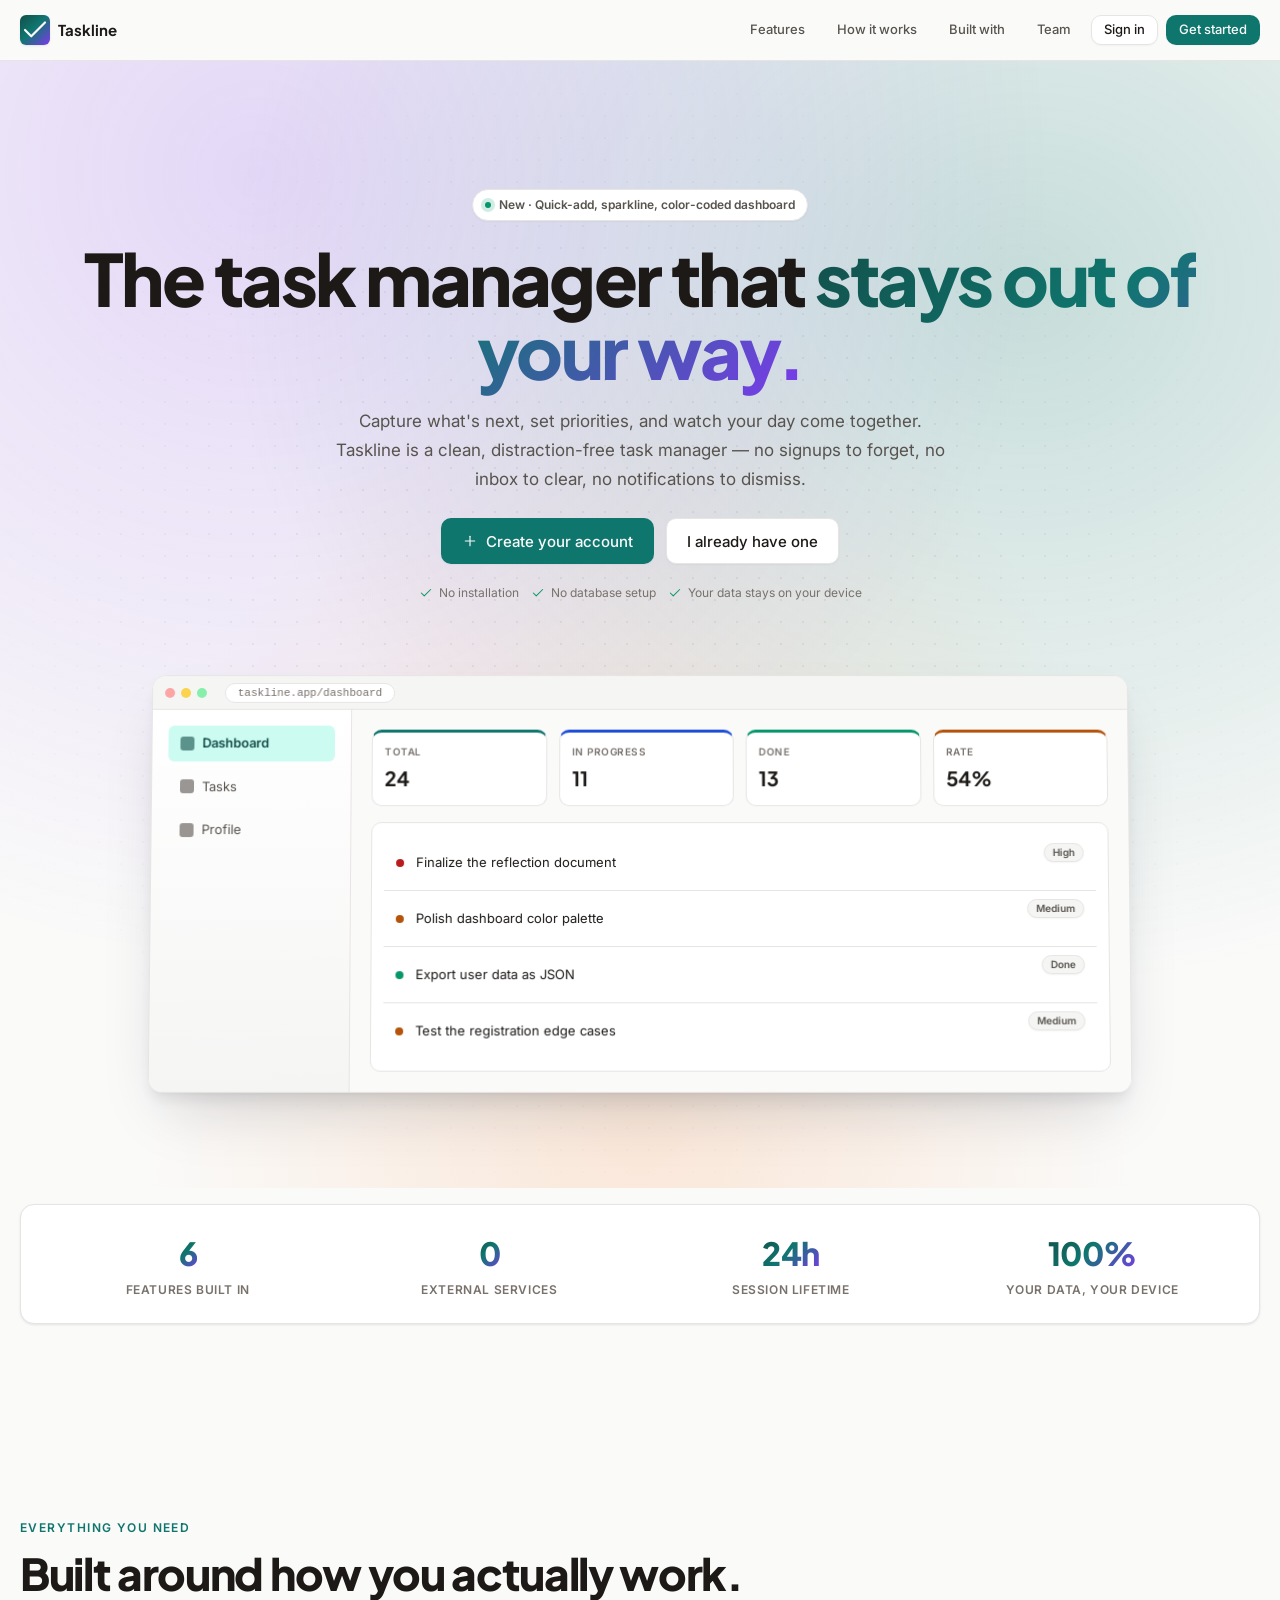
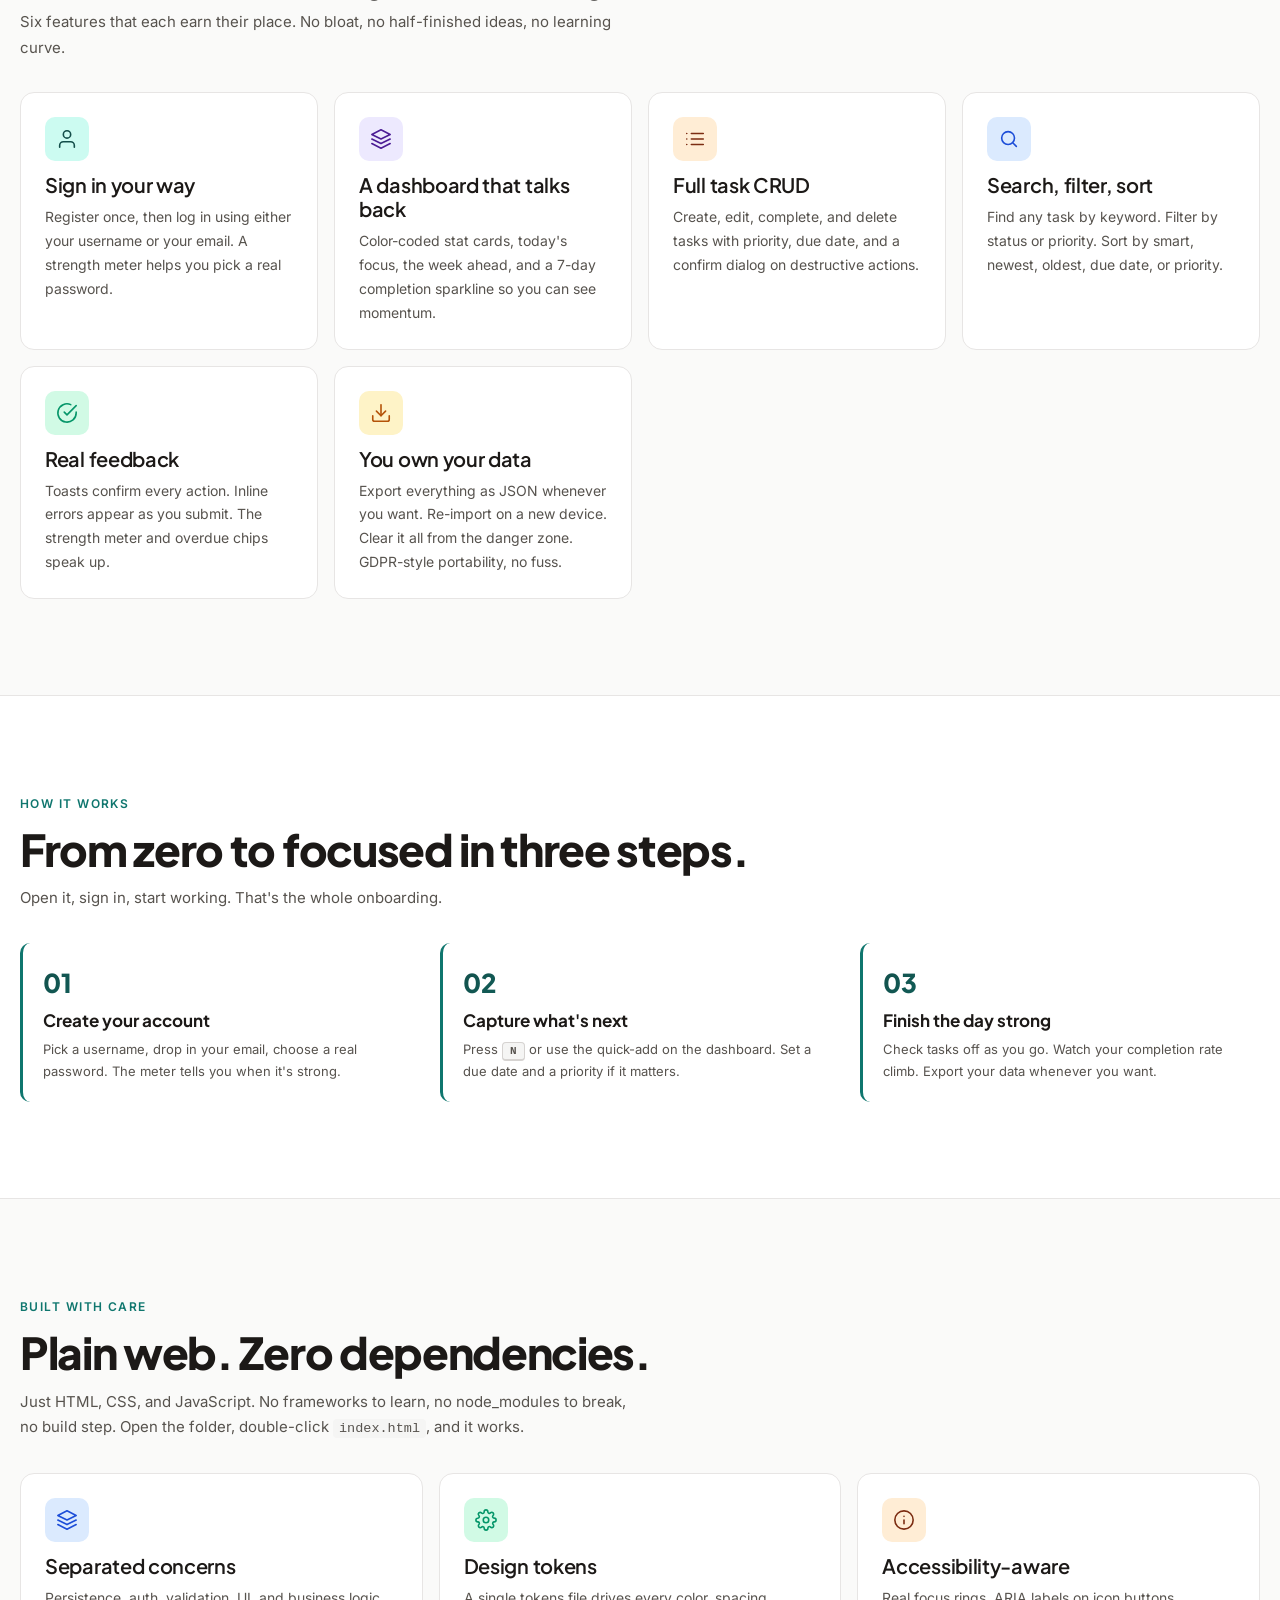
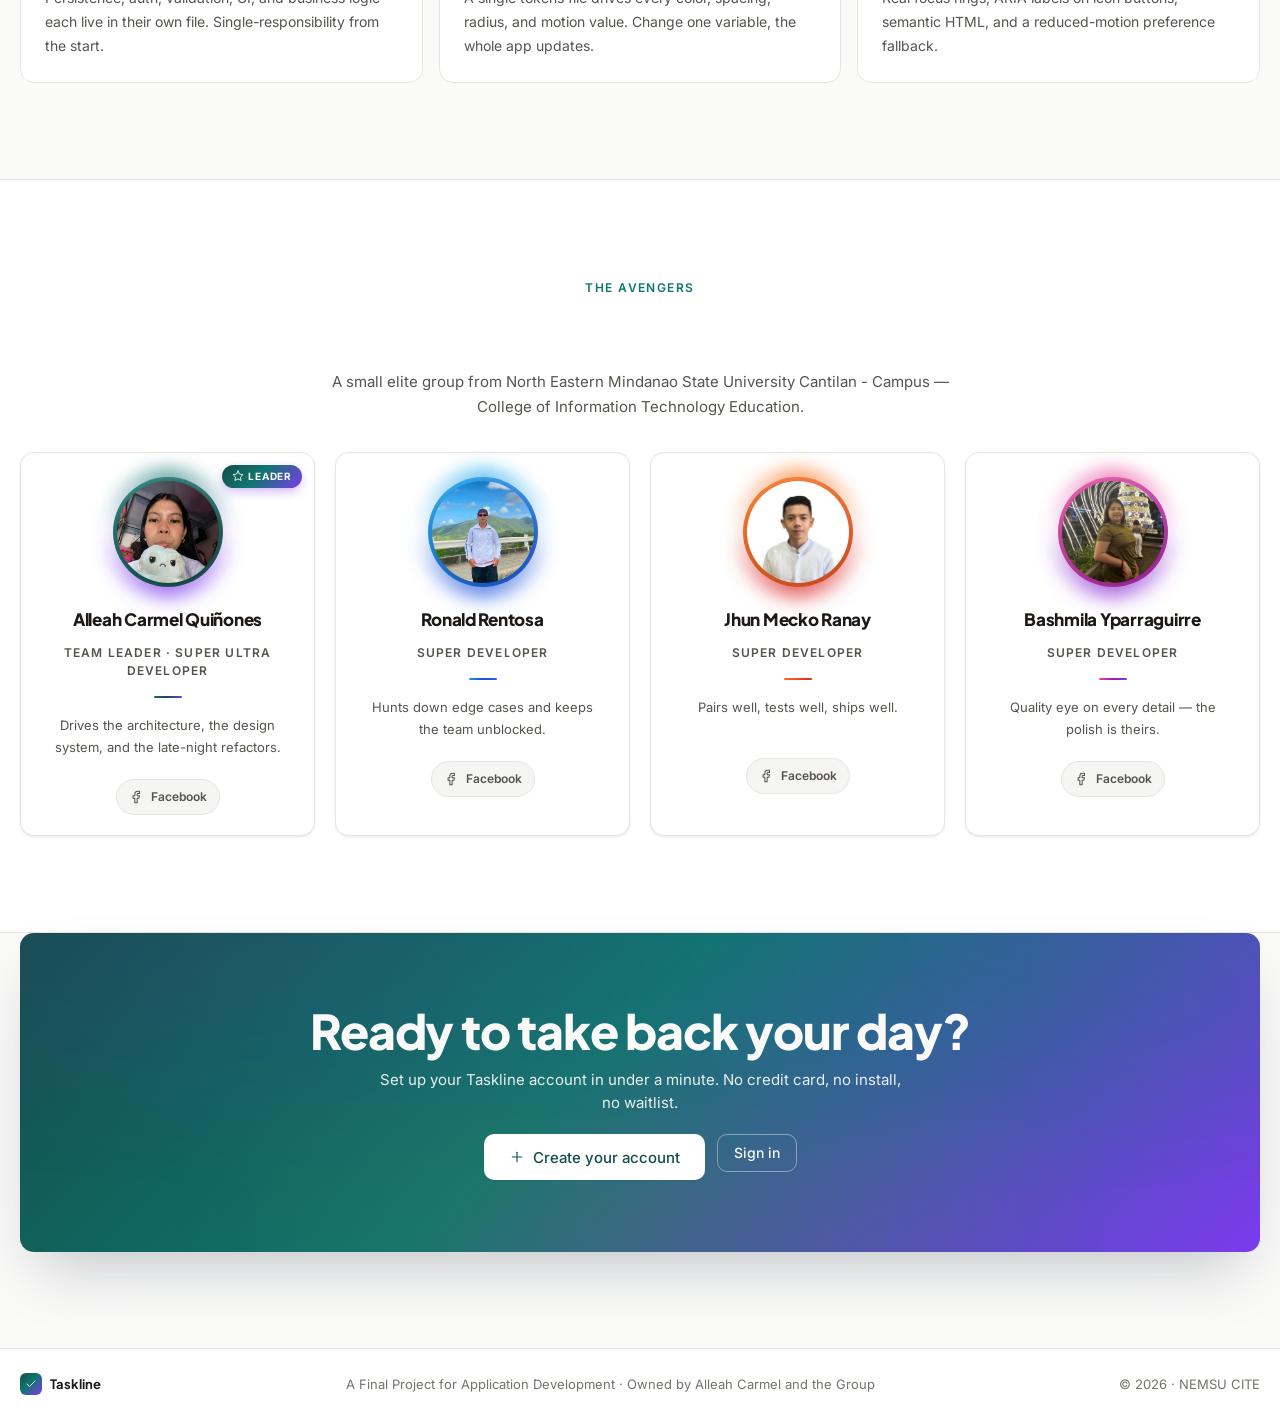
<file: index.html>
<!doctype html>
<html lang="en">
<head>
  <meta charset="utf-8">
  <meta name="viewport" content="width=device-width, initial-scale=1">
  <title>Taskline — A clean, focused task manager</title>
  <meta name="description" content="Capture tasks, set priorities, and finish the day strong. Taskline is a distraction-free task manager built for people who want to get more done.">
  <link rel="icon" type="image/svg+xml" href="assets/images/favicon.svg">
  <link rel="stylesheet" href="assets/css/tokens.css">
  <link rel="stylesheet" href="assets/css/base.css">
  <link rel="stylesheet" href="assets/css/components.css">
  <link rel="stylesheet" href="assets/css/layout.css">
  <link rel="stylesheet" href="assets/css/landing.css">
</head>
<body>
  <div class="landing">
    <!-- NAV -->
    <header class="landing-nav">
      <div class="inner">
        <a href="index.html" class="brand">
          <span class="logo" data-icon="check" style="width:30px;height:30px;"></span>
          <span>Taskline</span>
        </a>
        <nav class="links" aria-label="Primary">
          <a href="#features" class="linklike">Features</a>
          <a href="#how"      class="linklike">How it works</a>
          <a href="#stack"    class="linklike">Built with</a>
          <a href="#team"     class="linklike">Team</a>
          <a href="login.html" class="btn btn-secondary btn-sm">Sign in</a>
          <a href="register.html" class="btn btn-primary btn-sm">Get started</a>
        </nav>
      </div>
    </header>

    <!-- HERO -->
    <section class="landing-hero">
      <div class="wrap">
        <span class="pill" data-reveal>
          <span class="dot"></span>
          New &middot; Quick-add, sparkline, color-coded dashboard
        </span>
        <h1 data-reveal data-delay="1">
          The task manager that <span class="gradient-text">stays out of your way.</span>
        </h1>
        <p class="sub" data-reveal data-delay="2">
          Capture what's next, set priorities, and watch your day come together. Taskline is a clean, distraction-free task manager — no signups to forget, no inbox to clear, no notifications to dismiss.
        </p>
        <div class="cta" data-reveal data-delay="3">
          <a href="register.html" class="btn btn-primary">
            <span data-icon="plus"></span>Create your account
          </a>
          <a href="login.html" class="btn btn-secondary">I already have one</a>
        </div>
        <div class="meta" data-reveal data-delay="4">
          <span><span class="icon" data-icon="check"></span>No installation</span>
          <span><span class="icon" data-icon="check"></span>No database setup</span>
          <span><span class="icon" data-icon="check"></span>Your data stays on your device</span>
        </div>
      </div>

      <!-- Mock preview card -->
      <div class="preview-shell" data-reveal data-delay="5">
        <div class="preview-card">
          <div class="preview-bar">
            <span class="dot r"></span><span class="dot y"></span><span class="dot g"></span>
            <span class="url">taskline.app/dashboard</span>
          </div>
          <div class="preview-body">
            <aside class="preview-side">
              <div class="item active"><span class="ico"></span>Dashboard</div>
              <div class="item"><span class="ico"></span>Tasks</div>
              <div class="item"><span class="ico"></span>Profile</div>
            </aside>
            <div class="preview-main">
              <div class="preview-stats">
                <div class="ps"><div class="lbl">Total</div><div class="num">24</div></div>
                <div class="ps"><div class="lbl">In progress</div><div class="num">11</div></div>
                <div class="ps"><div class="lbl">Done</div><div class="num">13</div></div>
                <div class="ps"><div class="lbl">Rate</div><div class="num">54%</div></div>
              </div>
              <div class="preview-list">
                <div class="pli"><span class="dot d"></span><span class="grow">Finalize the reflection document</span><span class="pill">High</span></div>
                <div class="pli"><span class="dot w"></span><span class="grow">Polish dashboard color palette</span><span class="pill">Medium</span></div>
                <div class="pli"><span class="dot s"></span><span class="grow">Export user data as JSON</span><span class="pill">Done</span></div>
                <div class="pli"><span class="dot w"></span><span class="grow">Test the registration edge cases</span><span class="pill">Medium</span></div>
              </div>
            </div>
          </div>
        </div>
      </div>
    </section>

    <!-- STATS -->
    <section class="landing-section center" style="padding-top: var(--s-4);">
      <div class="wrap stats-strip" data-reveal>
        <div class="item"><div class="n"><span class="grad">6</span></div><div class="l">Features built in</div></div>
        <div class="item"><div class="n"><span class="grad">0</span></div><div class="l">External services</div></div>
        <div class="item"><div class="n"><span class="grad">24h</span></div><div class="l">Session lifetime</div></div>
        <div class="item"><div class="n"><span class="grad">100%</span></div><div class="l">Your data, your device</div></div>
      </div>
    </section>

    <!-- FEATURES -->
    <section id="features" class="landing-section">
      <div class="wrap">
        <span class="eyebrow" data-reveal>Everything you need</span>
        <h2 data-reveal data-delay="1">Built around how you actually work.</h2>
        <p class="lead" data-reveal data-delay="2">
          Six features that each earn their place. No bloat, no half-finished ideas, no learning curve.
        </p>

        <div class="feature-grid">
          <article class="feature-card v1" data-reveal>
            <div class="ico" data-icon="user"></div>
            <h3>Sign in your way</h3>
            <p>Register once, then log in using either your username or your email. A strength meter helps you pick a real password.</p>
          </article>
          <article class="feature-card v2" data-reveal data-delay="1">
            <div class="ico" data-icon="layers"></div>
            <h3>A dashboard that talks back</h3>
            <p>Color-coded stat cards, today's focus, the week ahead, and a 7-day completion sparkline so you can see momentum.</p>
          </article>
          <article class="feature-card v3" data-reveal data-delay="2">
            <div class="ico" data-icon="list"></div>
            <h3>Full task CRUD</h3>
            <p>Create, edit, complete, and delete tasks with priority, due date, and a confirm dialog on destructive actions.</p>
          </article>
          <article class="feature-card v4" data-reveal data-delay="3">
            <div class="ico" data-icon="search"></div>
            <h3>Search, filter, sort</h3>
            <p>Find any task by keyword. Filter by status or priority. Sort by smart, newest, oldest, due date, or priority.</p>
          </article>
          <article class="feature-card v5" data-reveal data-delay="4">
            <div class="ico" data-icon="checkCircle"></div>
            <h3>Real feedback</h3>
            <p>Toasts confirm every action. Inline errors appear as you submit. The strength meter and overdue chips speak up.</p>
          </article>
          <article class="feature-card v6" data-reveal data-delay="5">
            <div class="ico" data-icon="download"></div>
            <h3>You own your data</h3>
            <p>Export everything as JSON whenever you want. Re-import on a new device. Clear it all from the danger zone. GDPR-style portability, no fuss.</p>
          </article>
        </div>
      </div>
    </section>

    <!-- HOW IT WORKS -->
    <section id="how" class="landing-section" style="background: var(--surface); border-block: 1px solid var(--border);">
      <div class="wrap">
        <span class="eyebrow" data-reveal>How it works</span>
        <h2 data-reveal data-delay="1">From zero to focused in three steps.</h2>
        <p class="lead" data-reveal data-delay="2">Open it, sign in, start working. That's the whole onboarding.</p>

        <div class="steps">
          <div class="step" data-reveal>
            <h4>Create your account</h4>
            <p>Pick a username, drop in your email, choose a real password. The meter tells you when it's strong.</p>
          </div>
          <div class="step" data-reveal data-delay="1">
            <h4>Capture what's next</h4>
            <p>Press <kbd style="font:600 11px/1.4 var(--font-mono); background:var(--surface-2); border:1px solid var(--border-strong); border-bottom-width:2px; padding:2px 7px; border-radius:4px;">N</kbd> or use the quick-add on the dashboard. Set a due date and a priority if it matters.</p>
          </div>
          <div class="step" data-reveal data-delay="2">
            <h4>Finish the day strong</h4>
            <p>Check tasks off as you go. Watch your completion rate climb. Export your data whenever you want.</p>
          </div>
        </div>
      </div>
    </section>

    <!-- BUILT WITH -->
    <section id="stack" class="landing-section">
      <div class="wrap">
        <span class="eyebrow" data-reveal>Built with care</span>
        <h2 data-reveal data-delay="1">Plain web. Zero dependencies.</h2>
        <p class="lead" data-reveal data-delay="2">
          Just HTML, CSS, and JavaScript. No frameworks to learn, no node_modules to break, no build step. Open the folder, double-click <code style="font-family:var(--font-mono); font-size:0.9em; background:var(--surface-2); padding:2px 6px; border-radius:4px;">index.html</code>, and it works.
        </p>
        <div class="feature-grid">
          <article class="feature-card v4" data-reveal>
            <div class="ico" data-icon="layers"></div>
            <h3>Separated concerns</h3>
            <p>Persistence, auth, validation, UI, and business logic each live in their own file. Single-responsibility from the start.</p>
          </article>
          <article class="feature-card v5" data-reveal data-delay="1">
            <div class="ico" data-icon="settings"></div>
            <h3>Design tokens</h3>
            <p>A single tokens file drives every color, spacing, radius, and motion value. Change one variable, the whole app updates.</p>
          </article>
          <article class="feature-card v3" data-reveal data-delay="2">
            <div class="ico" data-icon="info"></div>
            <h3>Accessibility-aware</h3>
            <p>Real focus rings, ARIA labels on icon buttons, semantic HTML, and a reduced-motion preference fallback.</p>
          </article>
        </div>
      </div>
    </section>

    <!-- TEAM -->
    <section id="team" class="landing-section center" style="background: var(--surface); border-block: 1px solid var(--border);">
      <div class="wrap">
        <span class="eyebrow" data-reveal>The Avengers</span>
        <h2 data-reveal data-delay="1">Built by four superhumans who like yummy code.</h2>
        <p class="lead" data-reveal data-delay="2">
          A small elite group from North Eastern Mindanao State University Cantilan - Campus &mdash; College of Information Technology Education.
        </p>

        <div class="team-grid">
          <article class="team-card alleah" data-reveal>
            <span class="team-leader-badge"><span data-icon="star"></span>Leader</span>
            <div class="team-avatar">
              <img class="team-photo" alt="Alleah" loading="lazy"
                src="assets/images/alleah.jpg"
                onload="this.classList.add('loaded')" onerror="this.remove()">
              <span class="shine" style="--shine-delay: 0s;"></span>
              <span class="initials">AC</span>
            </div>
            <div class="team-name">Alleah Carmel Quiñones</div>
            <div class="team-role">Team Leader &middot; Super Ultra Developer</div>
            <span class="team-divider"></span>
            <p class="team-bio">Drives the architecture, the design system, and the late-night refactors.</p>
            <a class="team-social" href="https://www.facebook.com/alleah.quinones.05/" target="_blank" rel="noopener noreferrer" aria-label="Alleah's Facebook">
              <span data-icon="facebook"></span> Facebook
            </a>
          </article>

          <article class="team-card ronald" data-reveal data-delay="1">
            <div class="team-avatar">
              <img class="team-photo" alt="Ronald" loading="lazy"
                src="assets/images/ronald.jpg"
                onload="this.classList.add('loaded')" onerror="this.remove()">
              <span class="shine" style="--shine-delay: 0.6s;"></span>
              <span class="initials">RO</span>
            </div>
            <div class="team-name">Ronald Rentosa</div>
            <div class="team-role">Super Developer</div>
            <span class="team-divider"></span>
            <p class="team-bio">Hunts down edge cases and keeps the team unblocked.</p>
            <a class="team-social" href="https://www.facebook.com/Coachronaldrentosa5" target="_blank" rel="noopener noreferrer" aria-label="Ronald's Facebook">
              <span data-icon="facebook"></span> Facebook
            </a>
          </article>

          <article class="team-card ranay" data-reveal data-delay="2">
            <div class="team-avatar">
              <img class="team-photo" alt="Ranay" loading="lazy"
                src="assets/images/jhun.jpg"
                onload="this.classList.add('loaded')" onerror="this.remove()">
              <span class="shine" style="--shine-delay: 1.2s;"></span>
              <span class="initials">RA</span>
            </div>
            <div class="team-name">Jhun Mecko Ranay</div>
            <div class="team-role">Super Developer</div>
            <span class="team-divider"></span>
            <p class="team-bio">Pairs well, tests well, ships well.</p>
            <a class="team-social" href="https://www.facebook.com/john.ranay.77" target="_blank" rel="noopener noreferrer" aria-label="Ranay's Facebook">
              <span data-icon="facebook"></span> Facebook
            </a>
          </article>

          <article class="team-card bashmelili" data-reveal data-delay="3">
            <div class="team-avatar">
              <img class="team-photo" alt="Bashmelili" loading="lazy"
                src="assets/images/bashmila.jpg"
                onload="this.classList.add('loaded')" onerror="this.remove()">
              <span class="shine" style="--shine-delay: 1.8s;"></span>
              <span class="initials">BA</span>
            </div>
            <div class="team-name">Bashmila Yparraguirre</div>
            <div class="team-role">Super Developer</div>
            <span class="team-divider"></span>
            <p class="team-bio">Quality eye on every detail &mdash; the polish is theirs.</p>
            <a class="team-social" href="https://www.facebook.com/bashmila.yparraguirre" target="_blank" rel="noopener noreferrer" aria-label="Bashmelili's Facebook">
              <span data-icon="facebook"></span> Facebook
            </a>
          </article>
        </div>
      </div>
    </section>

    <!-- FINAL CTA -->
    <section class="landing-section" style="padding-top: 0;">
      <div class="wrap">
        <div class="cta-block" data-reveal>
          <div class="wrap">
            <h2>Ready to take back your day?</h2>
            <p>Set up your Taskline account in under a minute. No credit card, no install, no waitlist.</p>
            <div class="cta" style="display:flex; gap:var(--s-3); justify-content:center; flex-wrap:wrap;">
              <a href="register.html" class="btn btn-primary"><span data-icon="plus"></span>Create your account</a>
              <a href="login.html" class="btn btn-secondary">Sign in</a>
            </div>
          </div>
        </div>
      </div>
    </section>

    <!-- FOOTER -->
    <footer class="landing-footer">
      <div class="inner">
        <div class="brand-mini">
          <span class="logo" data-icon="check"></span>
          <span>Taskline</span>
        </div>
        <div>A Final Project for Application Development &middot; Owned by Alleah Carmel and the Group</div>
        <div>&copy; 2026 &middot; NEMSU CITE</div>
      </div>
    </footer>
  </div>

  <script src="assets/js/icons.js"></script>
  <script src="assets/js/storage.js"></script>
  <script src="assets/js/auth.js"></script>
  <script>
    // Landing page bootstrap — mount icons, swap CTAs if signed in, reveal on scroll.
    mountIcons();

    // If a session is active, swap the auth CTAs to a single "Open dashboard" link
    // so the landing still shows but skips redundant sign-in prompts.
    (function swapCtasIfSignedIn() {
      const user = Auth.currentUser();
      if (!user) return;
      document.querySelectorAll('a[href="login.html"], a[href="register.html"]').forEach(a => {
        a.href = 'dashboard.html';
        // Replace label only on text-only anchors (skip ones with icons inside).
        if (!a.querySelector('[data-icon]')) {
          a.textContent = a.classList.contains('btn-primary') || a.classList.contains('linklike')
            ? 'Open dashboard'
            : 'Open dashboard';
        } else {
          // Keep icon, just replace trailing text node.
          const txt = [...a.childNodes].find(n => n.nodeType === 3 && n.textContent.trim());
          if (txt) txt.textContent = 'Open dashboard';
        }
      });
    })();

    // Reveal-on-scroll for [data-reveal] elements
    (function () {
      const els = document.querySelectorAll('[data-reveal]');
      if (!('IntersectionObserver' in window)) {
        els.forEach(el => el.classList.add('in'));
        return;
      }
      const io = new IntersectionObserver((entries) => {
        entries.forEach(entry => {
          if (entry.isIntersecting) {
            entry.target.classList.add('in');
            io.unobserve(entry.target);
          }
        });
      }, { rootMargin: '0px 0px -10% 0px', threshold: 0.1 });
      els.forEach(el => io.observe(el));
    })();

    // Smooth scroll for in-page anchors
    document.querySelectorAll('a[href^="#"]').forEach(a => {
      a.addEventListener('click', (e) => {
        const id = a.getAttribute('href');
        if (id.length < 2) return;
        const target = document.querySelector(id);
        if (!target) return;
        e.preventDefault();
        target.scrollIntoView({ behavior: 'smooth', block: 'start' });
      });
    });
  </script>
</body>
</html>
</file>
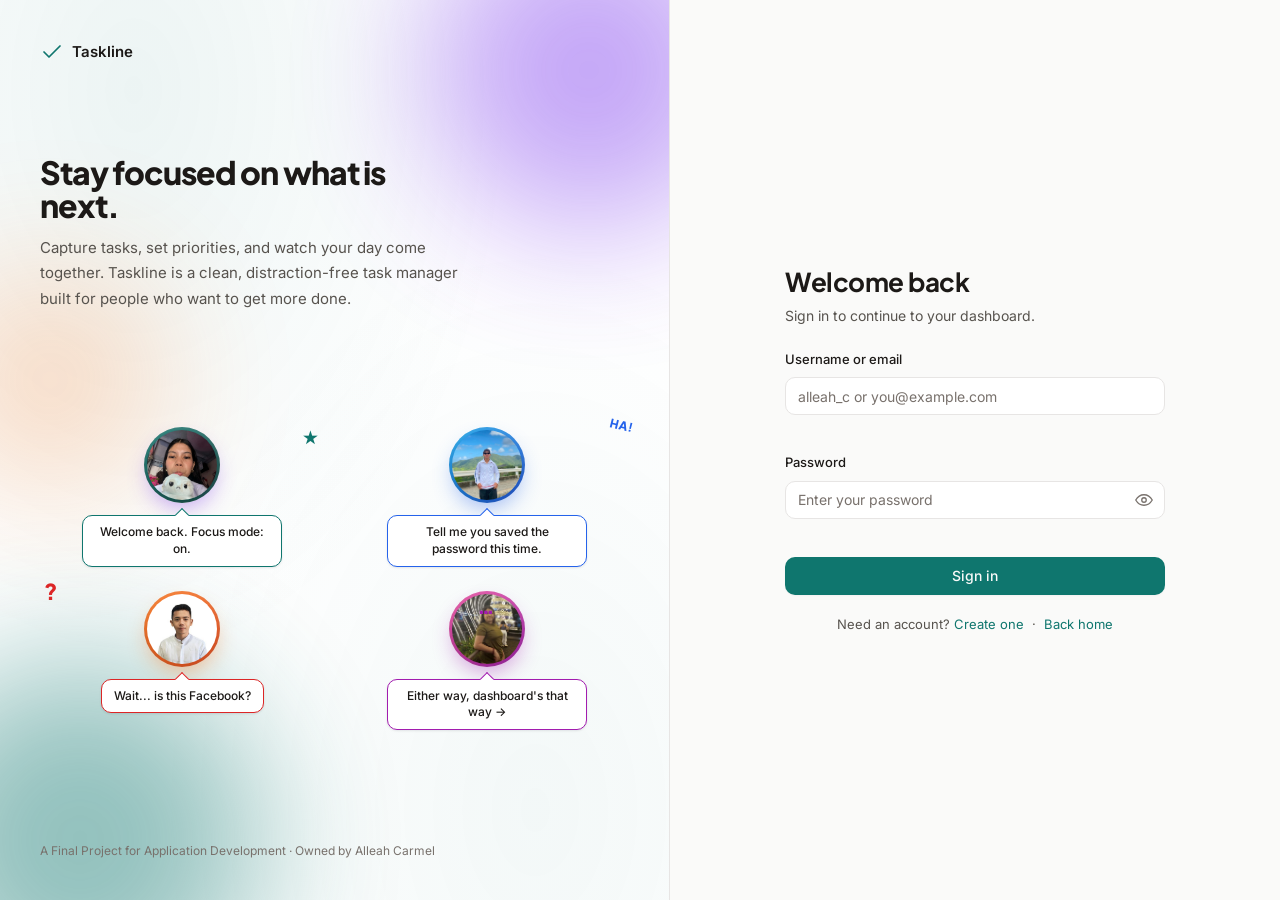
<file: dashboard.html>
<!doctype html>
<html lang="en">
<head>
  <meta charset="utf-8">
  <meta name="viewport" content="width=device-width, initial-scale=1">
  <title>Dashboard — Taskline</title>
  <link rel="icon" type="image/svg+xml" href="assets/images/favicon.svg">
  <link rel="stylesheet" href="assets/css/tokens.css">
  <link rel="stylesheet" href="assets/css/base.css">
  <link rel="stylesheet" href="assets/css/components.css">
  <link rel="stylesheet" href="assets/css/layout.css">
  <link rel="stylesheet" href="assets/css/landing.css">
</head>
<body>
  <script src="assets/js/icons.js"></script>
  <script src="assets/js/storage.js"></script>
  <script src="assets/js/validation.js"></script>
  <script src="assets/js/ui.js"></script>
  <script src="assets/js/auth.js"></script>
  <script src="assets/js/router.js"></script>
  <script src="assets/js/tasks.js"></script>
  <script src="assets/js/pages/shell.js"></script>
  <script src="assets/js/pages/dashboard.js"></script>
</body>
</html>
</file>
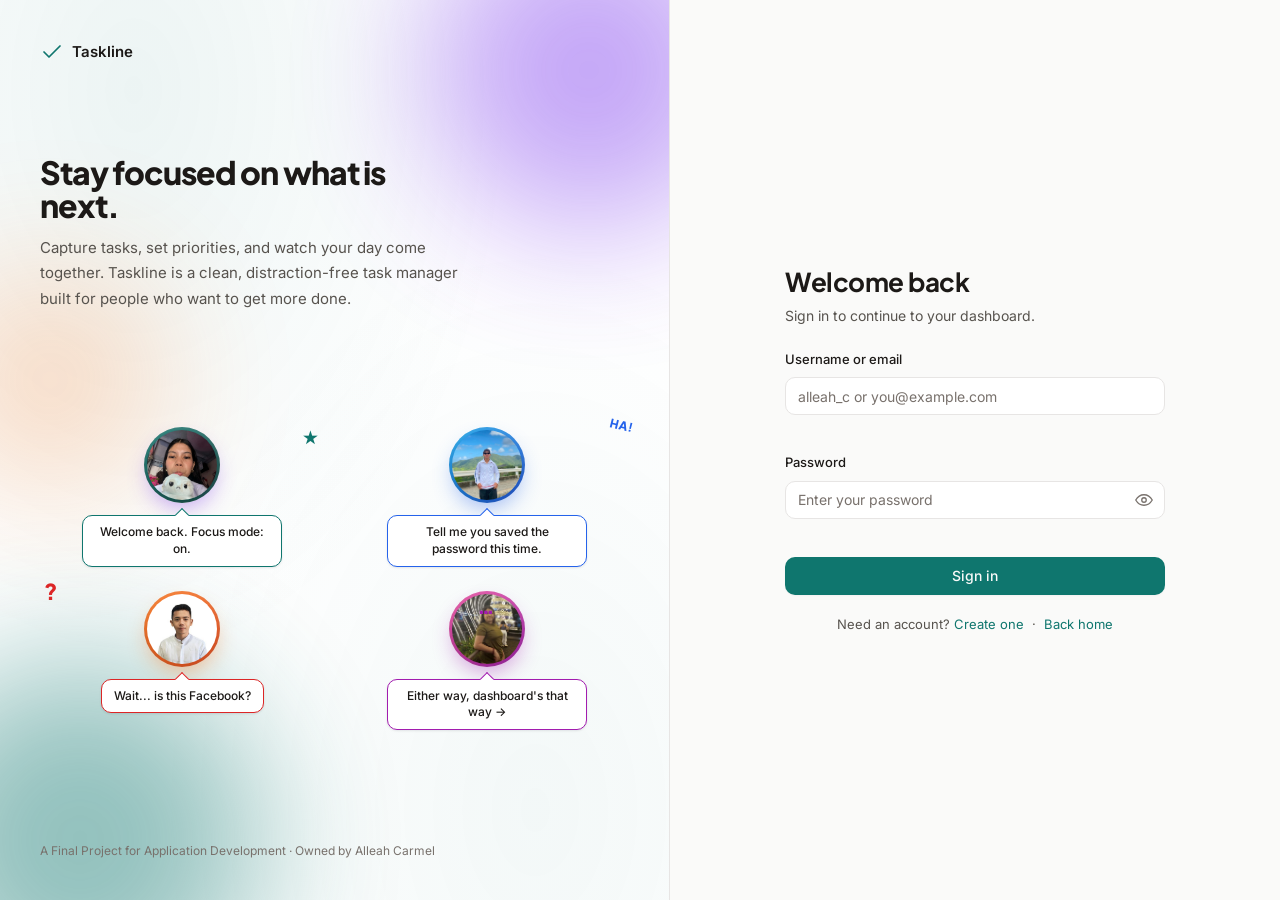
<file: login.html>
<!doctype html>
<html lang="en">
<head>
  <meta charset="utf-8">
  <meta name="viewport" content="width=device-width, initial-scale=1">
  <title>Sign in — Taskline</title>
  <meta name="description" content="Sign in to your Taskline account.">
  <link rel="icon" type="image/svg+xml" href="assets/images/favicon.svg">
  <link rel="stylesheet" href="assets/css/tokens.css">
  <link rel="stylesheet" href="assets/css/base.css">
  <link rel="stylesheet" href="assets/css/components.css">
  <link rel="stylesheet" href="assets/css/layout.css">
  <link rel="stylesheet" href="assets/css/landing.css">
</head>
<body>
  <div class="auth-shell">
    <aside class="auth-hero">
      <span class="hero-blob b1" aria-hidden="true"></span>
      <span class="hero-blob b2" aria-hidden="true"></span>
      <span class="hero-blob b3" aria-hidden="true"></span>

      <a href="index.html" class="brand" style="text-decoration:none; color:var(--text);">
        <span data-icon="check" style="width:24px; height:24px; color:var(--accent);"></span>
        <span>Taskline</span>
      </a>

      <div class="hero-body">
        <h1 class="display">Stay focused on what is next.</h1>
        <p>Capture tasks, set priorities, and watch your day come together. Taskline is a clean, distraction-free task manager built for people who want to get more done.</p>
      </div>

      <div class="auth-cast" aria-label="The team is watching">
        <div class="cast-character leader">
          <div class="cast-avatar">
            <img class="cast-photo" alt="Alleah" loading="lazy"
              src="assets/images/alleah.jpg"
              onload="this.classList.add('loaded')" onerror="this.remove()">
            <span class="initials">AC</span>
          </div>
          <div class="cast-bubble">Welcome back. Focus mode: on.</div>
        </div>

        <div class="cast-character funny">
          <div class="cast-avatar">
            <img class="cast-photo" alt="Ronald" loading="lazy"
              src="assets/images/ronald.jpg"
              onload="this.classList.add('loaded')" onerror="this.remove()">
            <span class="initials">RO</span>
          </div>
          <div class="cast-bubble">Tell me you saved the password this time.</div>
        </div>

        <div class="cast-character dumb">
          <div class="cast-avatar">
            <img class="cast-photo" alt="Ranay" loading="lazy"
              src="assets/images/jhun.jpg"
              onload="this.classList.add('loaded')" onerror="this.remove()">
            <span class="initials">RA</span>
          </div>
          <div class="cast-bubble">Wait... is this Facebook?</div>
        </div>

        <div class="cast-character nonchalant">
          <div class="cast-avatar">
            <img class="cast-photo" alt="Bashmelili" loading="lazy"
              src="assets/images/bashmila.jpg"
              onload="this.classList.add('loaded')" onerror="this.remove()">
            <span class="initials">BA</span>
          </div>
          <div class="cast-bubble">Either way, dashboard's that way →</div>
        </div>
      </div>

      <div class="hero-meta">A Final Project for Application Development &middot; Owned by Alleah Carmel</div>
    </aside>

    <section class="auth-pane">
      <div class="auth-card fade-in">
        <header class="auth-header">
          <h2>Welcome back</h2>
          <p class="auth-sub">Sign in to continue to your dashboard.</p>
        </header>

        <form id="loginForm" class="auth-form" novalidate>
          <div class="field">
            <label for="identifier">Username or email</label>
            <input id="identifier" class="input" name="identifier" type="text" autocomplete="username" placeholder="alleah_c or you@example.com" required>
            <div class="err" data-err="identifier"></div>
          </div>
          <div class="field">
            <label for="password">Password</label>
            <div class="pw-wrap">
              <input id="password" class="input" name="password" type="password" autocomplete="current-password" placeholder="Enter your password" required>
              <button type="button" class="pw-toggle" data-toggle-pw="password" aria-label="Show password" title="Show password"></button>
            </div>
            <div class="err" data-err="password"></div>
          </div>
          <button type="submit" class="btn btn-primary btn-block">Sign in</button>
        </form>

        <div class="auth-foot">
          Need an account? <a href="register.html">Create one</a>
          &nbsp;&middot;&nbsp;
          <a href="index.html">Back home</a>
        </div>
      </div>
    </section>
  </div>

  <script src="assets/js/icons.js"></script>
  <script src="assets/js/storage.js"></script>
  <script src="assets/js/validation.js"></script>
  <script src="assets/js/ui.js"></script>
  <script src="assets/js/auth.js"></script>
  <script src="assets/js/router.js"></script>
  <script src="assets/js/pages/login.js"></script>
</body>
</html>
</file>
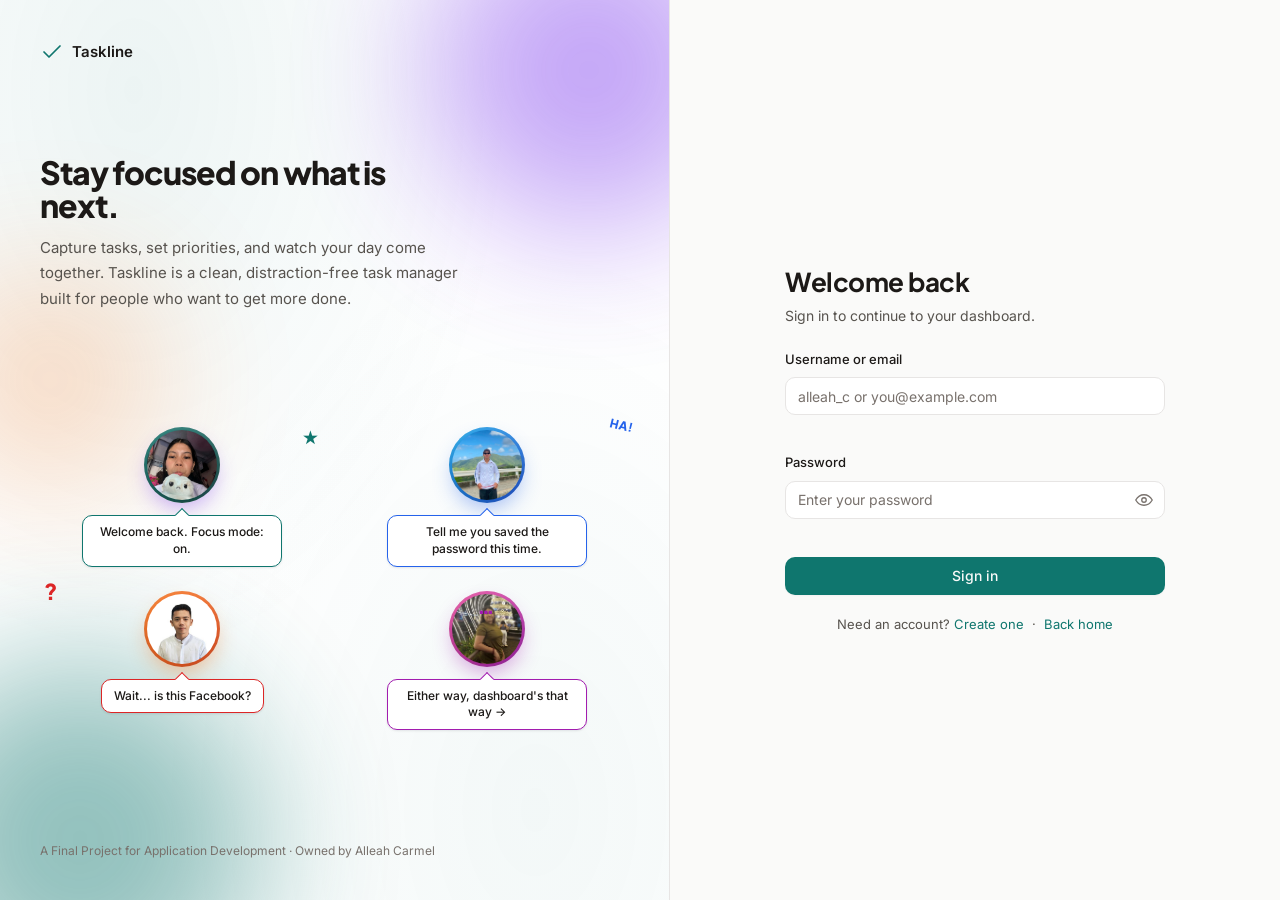
<file: profile.html>
<!doctype html>
<html lang="en">
<head>
  <meta charset="utf-8">
  <meta name="viewport" content="width=device-width, initial-scale=1">
  <title>Profile — Taskline</title>
  <link rel="icon" type="image/svg+xml" href="assets/images/favicon.svg">
  <link rel="stylesheet" href="assets/css/tokens.css">
  <link rel="stylesheet" href="assets/css/base.css">
  <link rel="stylesheet" href="assets/css/components.css">
  <link rel="stylesheet" href="assets/css/layout.css">
  <link rel="stylesheet" href="assets/css/landing.css">
</head>
<body>
  <script src="assets/js/icons.js"></script>
  <script src="assets/js/storage.js"></script>
  <script src="assets/js/validation.js"></script>
  <script src="assets/js/ui.js"></script>
  <script src="assets/js/auth.js"></script>
  <script src="assets/js/router.js"></script>
  <script src="assets/js/tasks.js"></script>
  <script src="assets/js/pages/shell.js"></script>
  <script src="assets/js/pages/profile.js"></script>
</body>
</html>
</file>
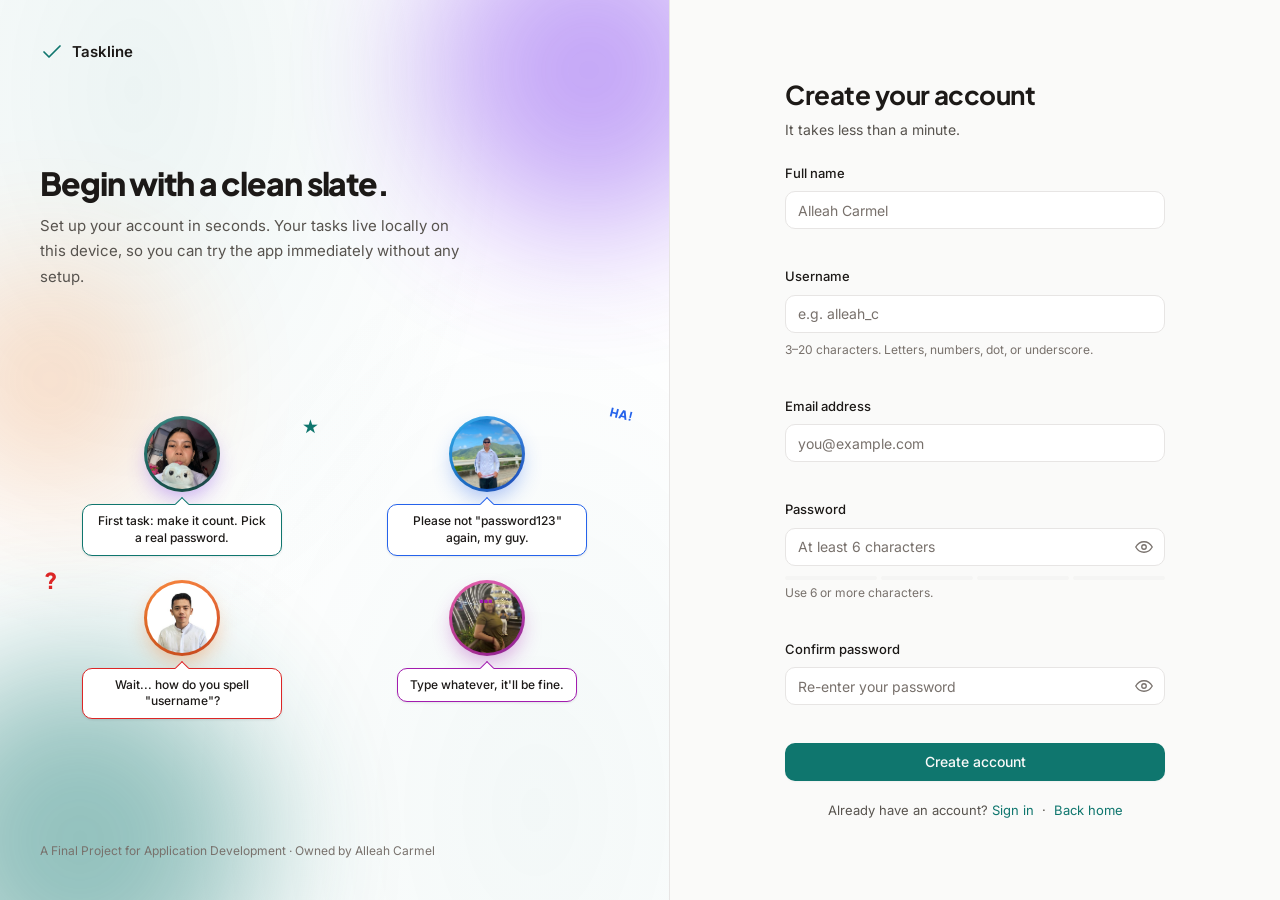
<file: register.html>
<!doctype html>
<html lang="en">
<head>
  <meta charset="utf-8">
  <meta name="viewport" content="width=device-width, initial-scale=1">
  <title>Create your account — Taskline</title>
  <meta name="description" content="Create a Taskline account.">
  <link rel="icon" type="image/svg+xml" href="assets/images/favicon.svg">
  <link rel="stylesheet" href="assets/css/tokens.css">
  <link rel="stylesheet" href="assets/css/base.css">
  <link rel="stylesheet" href="assets/css/components.css">
  <link rel="stylesheet" href="assets/css/layout.css">
  <link rel="stylesheet" href="assets/css/landing.css">
</head>
<body>
  <div class="auth-shell">
    <aside class="auth-hero">
      <span class="hero-blob b1" aria-hidden="true"></span>
      <span class="hero-blob b2" aria-hidden="true"></span>
      <span class="hero-blob b3" aria-hidden="true"></span>

      <a href="index.html" class="brand" style="text-decoration:none; color:var(--text);">
        <span data-icon="check" style="width:24px; height:24px; color:var(--accent);"></span>
        <span>Taskline</span>
      </a>

      <div class="hero-body">
        <h1 class="display">Begin with a clean slate.</h1>
        <p>Set up your account in seconds. Your tasks live locally on this device, so you can try the app immediately without any setup.</p>
      </div>

      <div class="auth-cast" aria-label="The team is watching">
        <div class="cast-character leader">
          <div class="cast-avatar">
            <img class="cast-photo" alt="Alleah" loading="lazy"
              src="assets/images/alleah.jpg"
              onload="this.classList.add('loaded')" onerror="this.remove()">
            <span class="initials">AC</span>
          </div>
          <div class="cast-bubble">First task: make it count. Pick a real password.</div>
        </div>

        <div class="cast-character funny">
          <div class="cast-avatar">
            <img class="cast-photo" alt="Ronald" loading="lazy"
              src="assets/images/ronald.jpg"
              onload="this.classList.add('loaded')" onerror="this.remove()">
            <span class="initials">RO</span>
          </div>
          <div class="cast-bubble">Please not "password123" again, my guy.</div>
        </div>

        <div class="cast-character dumb">
          <div class="cast-avatar">
            <img class="cast-photo" alt="Ranay" loading="lazy"
              src="assets/images/jhun.jpg"
              onload="this.classList.add('loaded')" onerror="this.remove()">
            <span class="initials">RA</span>
          </div>
          <div class="cast-bubble">Wait... how do you spell "username"?</div>
        </div>

        <div class="cast-character nonchalant">
          <div class="cast-avatar">
            <img class="cast-photo" alt="Bashmelili" loading="lazy"
              src="assets/images/bashmila.jpg"
              onload="this.classList.add('loaded')" onerror="this.remove()">
            <span class="initials">BA</span>
          </div>
          <div class="cast-bubble">Type whatever, it'll be fine.</div>
        </div>
      </div>

      <div class="hero-meta">A Final Project for Application Development &middot; Owned by Alleah Carmel</div>
    </aside>

    <section class="auth-pane">
      <div class="auth-card fade-in">
        <header class="auth-header">
          <h2>Create your account</h2>
          <p class="auth-sub">It takes less than a minute.</p>
        </header>

        <form id="registerForm" class="auth-form" novalidate>
          <div class="field">
            <label for="name">Full name</label>
            <input id="name" class="input" name="name" type="text" autocomplete="name" maxlength="80" placeholder="Alleah Carmel" required>
            <div class="err" data-err="name"></div>
          </div>
          <div class="field">
            <label for="username">Username</label>
            <input id="username" class="input" name="username" type="text" autocomplete="username" maxlength="20" placeholder="e.g. alleah_c" required>
            <div class="hint">3–20 characters. Letters, numbers, dot, or underscore.</div>
            <div class="err" data-err="username"></div>
          </div>
          <div class="field">
            <label for="email">Email address</label>
            <input id="email" class="input" name="email" type="email" autocomplete="email" placeholder="you@example.com" required>
            <div class="err" data-err="email"></div>
          </div>
          <div class="field">
            <label for="password">Password</label>
            <div class="pw-wrap">
              <input id="password" class="input" name="password" type="password" autocomplete="new-password" placeholder="At least 6 characters" required>
              <button type="button" class="pw-toggle" data-toggle-pw="password" aria-label="Show password" title="Show password"></button>
            </div>
            <div class="strength" id="pwStrength" data-level="0" aria-live="polite">
              <div class="strength-bars">
                <div class="strength-bar"></div>
                <div class="strength-bar"></div>
                <div class="strength-bar"></div>
                <div class="strength-bar"></div>
              </div>
              <span class="strength-label">Use 6 or more characters.</span>
            </div>
            <div class="err" data-err="password"></div>
          </div>
          <div class="field">
            <label for="confirm">Confirm password</label>
            <div class="pw-wrap">
              <input id="confirm" class="input" name="confirm" type="password" autocomplete="new-password" placeholder="Re-enter your password" required>
              <button type="button" class="pw-toggle" data-toggle-pw="confirm" aria-label="Show password" title="Show password"></button>
            </div>
            <div class="err" data-err="confirm"></div>
          </div>
          <button type="submit" class="btn btn-primary btn-block">Create account</button>
        </form>

        <div class="auth-foot">
          Already have an account? <a href="login.html">Sign in</a>
          &nbsp;&middot;&nbsp;
          <a href="index.html">Back home</a>
        </div>
      </div>
    </section>
  </div>

  <script src="assets/js/icons.js"></script>
  <script src="assets/js/storage.js"></script>
  <script src="assets/js/validation.js"></script>
  <script src="assets/js/ui.js"></script>
  <script src="assets/js/auth.js"></script>
  <script src="assets/js/router.js"></script>
  <script src="assets/js/pages/register.js"></script>
</body>
</html>
</file>
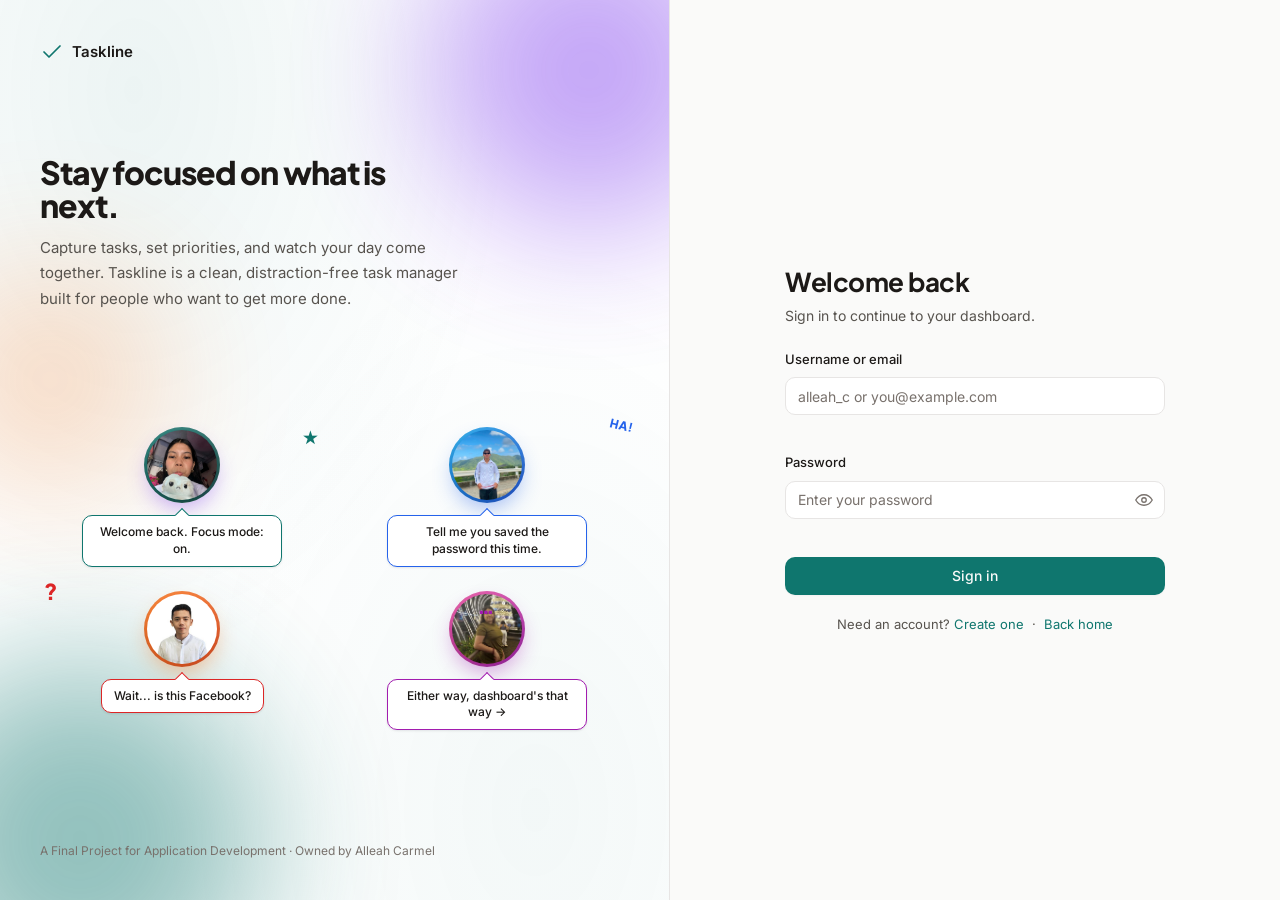
<file: tasks.html>
<!doctype html>
<html lang="en">
<head>
  <meta charset="utf-8">
  <meta name="viewport" content="width=device-width, initial-scale=1">
  <title>Tasks — Taskline</title>
  <link rel="icon" type="image/svg+xml" href="assets/images/favicon.svg">
  <link rel="stylesheet" href="assets/css/tokens.css">
  <link rel="stylesheet" href="assets/css/base.css">
  <link rel="stylesheet" href="assets/css/components.css">
  <link rel="stylesheet" href="assets/css/layout.css">
  <link rel="stylesheet" href="assets/css/landing.css">
</head>
<body>
  <script src="assets/js/icons.js"></script>
  <script src="assets/js/storage.js"></script>
  <script src="assets/js/validation.js"></script>
  <script src="assets/js/ui.js"></script>
  <script src="assets/js/auth.js"></script>
  <script src="assets/js/router.js"></script>
  <script src="assets/js/tasks.js"></script>
  <script src="assets/js/pages/shell.js"></script>
  <script src="assets/js/pages/tasks-page.js"></script>
</body>
</html>
</file>
<file: assets/css/tokens.css>
/* Design tokens — single source of truth for colors, spacing, radii, shadows, motion */
:root {
  /* Surface */
  --bg:            #FAFAF9;
  --surface:       #FFFFFF;
  --surface-2:     #F5F5F4;
  --overlay:       rgba(28, 25, 23, 0.55);

  /* Border (subtle, visible — never invisible) */
  --border:        #E7E5E4;
  --border-strong: #D6D3D1;

  /* Text */
  --text:          #1C1917;
  --text-muted:    #57534E;
  --text-soft:     #78716C;
  --text-inverse:  #FAFAF9;

  /* Accent — primary teal */
  --accent:        #0F766E;
  --accent-hover:  #0D6963;
  --accent-soft:   #CCFBF1;
  --accent-ink:    #134E4A;

  /* Secondary accent — violet for landing & highlights */
  --accent-2:        #7C3AED;
  --accent-2-soft:   #EDE9FE;
  --accent-2-ink:    #4C1D95;

  /* Tertiary — coral, used for CTAs on the landing page */
  --accent-3:        #F97316;
  --accent-3-soft:   #FFEDD5;
  --accent-3-ink:    #7C2D12;

  /* Gradient blends used by the landing page + hero card */
  --grad-hero:    linear-gradient(135deg, #134E4A 0%, #0F766E 45%, #7C3AED 100%);
  --grad-aurora:  radial-gradient(at 20% 10%, rgba(124, 58, 237, 0.18), transparent 55%),
                  radial-gradient(at 80% 20%, rgba(15, 118, 110, 0.22), transparent 55%),
                  radial-gradient(at 50% 90%, rgba(249, 115, 22, 0.15), transparent 55%);
  --grad-mesh:    conic-gradient(from 220deg at 50% 50%,
                    #CCFBF1 0deg, #EDE9FE 90deg, #FFEDD5 180deg, #CCFBF1 270deg, #CCFBF1 360deg);

  /* State colors */
  --success:       #059669;
  --success-soft:  #D1FAE5;
  --warning:       #B45309;
  --warning-soft:  #FEF3C7;
  --danger:        #B91C1C;
  --danger-soft:   #FEE2E2;
  --info:          #1D4ED8;
  --info-soft:     #DBEAFE;

  /* Priority chips */
  --pri-low:       #6B7280;
  --pri-med:       #B45309;
  --pri-high:      #B91C1C;

  /* Spacing scale (4px base) */
  --s-1: 4px;
  --s-2: 8px;
  --s-3: 12px;
  --s-4: 16px;
  --s-5: 20px;
  --s-6: 24px;
  --s-8: 32px;
  --s-10: 40px;
  --s-12: 48px;

  /* Radius — consistent across surfaces */
  --r-sm: 6px;
  --r:    10px;
  --r-lg: 14px;
  --r-pill: 999px;

  /* Shadows — subtle, layered, never harsh */
  --shadow-xs: 0 1px 2px rgba(15, 23, 42, 0.04);
  --shadow-sm: 0 1px 2px rgba(15, 23, 42, 0.04), 0 1px 3px rgba(15, 23, 42, 0.06);
  --shadow-md: 0 4px 6px -1px rgba(15, 23, 42, 0.06), 0 2px 4px -2px rgba(15, 23, 42, 0.06);
  --shadow-lg: 0 10px 15px -3px rgba(15, 23, 42, 0.08), 0 4px 6px -4px rgba(15, 23, 42, 0.05);

  /* Typography */
  --font-sans:    'Inter', -apple-system, BlinkMacSystemFont, 'Segoe UI', Roboto, sans-serif;
  --font-display: 'Plus Jakarta Sans', 'Inter', -apple-system, sans-serif;
  --font-mono:    ui-monospace, 'JetBrains Mono', SFMono-Regular, Menlo, monospace;

  --fs-xs:   12px;
  --fs-sm:   13px;
  --fs-base: 14px;
  --fs-md:   15px;
  --fs-lg:   17px;
  --fs-xl:   20px;
  --fs-2xl:  26px;
  --fs-3xl:  32px;
  --fs-4xl:  44px;
  --fs-5xl:  56px;
  --fs-display: clamp(40px, 6vw, 72px);

  --fw-regular:  400;
  --fw-medium:   500;
  --fw-semibold: 600;
  --fw-bold:     700;

  --lh-tight: 1.2;
  --lh-base:  1.5;
  --lh-loose: 1.7;

  /* Motion */
  --ease:        cubic-bezier(0.22, 0.61, 0.36, 1);
  --ease-out:    cubic-bezier(0.16, 1, 0.3, 1);
  --dur-fast:    120ms;
  --dur:         180ms;
  --dur-slow:    260ms;

  /* Layout */
  --container:   1320px;
  --sidebar-w:   272px;
  --header-h:    64px;
  --focus-ring:  0 0 0 3px rgba(15, 118, 110, 0.18);
}
</file>
<file: assets/css/base.css>
/* Base: reset + typography + helpers */
@import url('https://fonts.googleapis.com/css2?family=Inter:wght@400;500;600;700&family=Plus+Jakarta+Sans:wght@600;700;800&display=swap');

*, *::before, *::after { box-sizing: border-box; }
html, body { margin: 0; padding: 0; }

body {
  font-family: var(--font-sans);
  font-size: var(--fs-base);
  line-height: var(--lh-base);
  color: var(--text);
  background: var(--bg);
  -webkit-font-smoothing: antialiased;
  text-rendering: optimizeLegibility;
}

h1, h2, h3, h4 { margin: 0; font-family: var(--font-display); font-weight: var(--fw-bold); line-height: var(--lh-tight); color: var(--text); }
h1 { font-size: var(--fs-3xl); letter-spacing: -0.025em; }
h2 { font-size: var(--fs-2xl); letter-spacing: -0.02em; }
h3 { font-size: var(--fs-xl); letter-spacing: -0.015em; font-weight: var(--fw-semibold); }
h4 { font-size: var(--fs-lg); font-weight: var(--fw-semibold); }

/* Display utility — for landing hero etc */
.display { font-family: var(--font-display); font-weight: 800; letter-spacing: -0.035em; line-height: 1.05; }

p { margin: 0; color: var(--text-muted); }
a { color: var(--accent); text-decoration: none; }
a:hover { color: var(--accent-hover); text-decoration: underline; }

small, .muted { color: var(--text-muted); font-size: var(--fs-sm); }

ul { list-style: none; padding: 0; margin: 0; }

img, svg { display: block; max-width: 100%; }

/* Focus ring — accessibility */
:focus-visible {
  outline: none;
  box-shadow: var(--focus-ring);
  border-radius: var(--r-sm);
}

/* Selection */
::selection { background: var(--accent-soft); color: var(--accent-ink); }

/* Scrollbar */
::-webkit-scrollbar { width: 10px; height: 10px; }
::-webkit-scrollbar-thumb { background: var(--border-strong); border-radius: var(--r-pill); border: 2px solid var(--bg); }
::-webkit-scrollbar-thumb:hover { background: var(--text-soft); }

/* Utility */
.sr-only { position: absolute; width: 1px; height: 1px; padding: 0; margin: -1px; overflow: hidden; clip: rect(0,0,0,0); border: 0; }
.row { display: flex; gap: var(--s-3); align-items: center; }
.row.between { justify-content: space-between; }
.row.wrap { flex-wrap: wrap; }
.col { display: flex; flex-direction: column; gap: var(--s-3); }
.spacer { flex: 1; }
.hidden { display: none !important; }
</file>
<file: assets/css/components.css>
/* Components: buttons, inputs, cards, chips, modal, toast, table */

/* ─── Button ─── */
.btn {
  display: inline-flex;
  align-items: center;
  justify-content: center;
  gap: var(--s-2);
  height: 38px;
  padding: 0 var(--s-4);
  border: 1px solid transparent;
  border-radius: var(--r);
  font: var(--fw-medium) var(--fs-base)/1 var(--font-sans);
  cursor: pointer;
  user-select: none;
  transition: background var(--dur) var(--ease), color var(--dur) var(--ease),
              border-color var(--dur) var(--ease), transform var(--dur-fast) var(--ease),
              box-shadow var(--dur) var(--ease);
  white-space: nowrap;
}
.btn:active { transform: translateY(1px); }
.btn .icon { width: 16px; height: 16px; }

.btn-primary {
  background: var(--accent);
  color: var(--text-inverse);
  box-shadow: var(--shadow-xs);
}
.btn-primary:hover { background: var(--accent-hover); }

.btn-secondary {
  background: var(--surface);
  color: var(--text);
  border-color: var(--border);
  box-shadow: var(--shadow-xs);
}
.btn-secondary:hover { background: var(--surface-2); border-color: var(--border-strong); }

.btn-ghost {
  background: transparent;
  color: var(--text-muted);
}
.btn-ghost:hover { background: var(--surface-2); color: var(--text); }

.btn-danger {
  background: var(--surface);
  color: var(--danger);
  border-color: var(--border);
}
.btn-danger:hover { background: var(--danger-soft); border-color: var(--danger); }

.btn-sm { height: 30px; padding: 0 var(--s-3); font-size: var(--fs-sm); }
.btn-icon { width: 36px; height: 36px; padding: 0; }
.btn-block { width: 100%; }
.btn[disabled] { opacity: 0.55; pointer-events: none; }

/* ─── Form ─── */
.field { display: flex; flex-direction: column; gap: var(--s-2); }
.field label {
  font-size: var(--fs-sm);
  font-weight: var(--fw-medium);
  color: var(--text);
}
.field .hint { font-size: var(--fs-xs); color: var(--text-soft); }
.field .err  { font-size: var(--fs-xs); color: var(--danger); min-height: 14px; }

.input, .textarea, .select {
  width: 100%;
  height: 38px;
  padding: 0 var(--s-3);
  background: var(--surface);
  border: 1px solid var(--border);
  border-radius: var(--r);
  font: var(--fw-regular) var(--fs-base) var(--font-sans);
  color: var(--text);
  transition: border-color var(--dur) var(--ease), box-shadow var(--dur) var(--ease);
}
.textarea { height: auto; padding: var(--s-3); resize: vertical; min-height: 90px; line-height: var(--lh-base); }
.select { appearance: none; background-image: url("data:image/svg+xml;utf8,<svg xmlns='http://www.w3.org/2000/svg' width='16' height='16' viewBox='0 0 24 24' fill='none' stroke='%2378716C' stroke-width='2' stroke-linecap='round' stroke-linejoin='round'><polyline points='6 9 12 15 18 9'/></svg>"); background-repeat: no-repeat; background-position: right var(--s-3) center; padding-right: var(--s-8); }

.input:hover, .textarea:hover, .select:hover { border-color: var(--border-strong); }
.input:focus, .textarea:focus, .select:focus { outline: none; border-color: var(--accent); box-shadow: var(--focus-ring); }
.input.invalid, .textarea.invalid, .select.invalid { border-color: var(--danger); }

.input::placeholder, .textarea::placeholder { color: var(--text-soft); }

/* Input with prefix icon (search) */
.input-wrap { position: relative; }
.input-wrap .input { padding-left: var(--s-10); }
.input-wrap .icon-left {
  position: absolute;
  left: var(--s-3);
  top: 50%;
  transform: translateY(-50%);
  width: 16px; height: 16px;
  color: var(--text-soft);
  pointer-events: none;
}

/* Password input with show/hide toggle on the right */
.pw-wrap { position: relative; }
.pw-wrap .input { padding-right: 42px; }
.pw-toggle {
  position: absolute;
  right: 4px;
  top: 50%;
  transform: translateY(-50%);
  width: 34px; height: 30px;
  display: inline-flex;
  align-items: center;
  justify-content: center;
  border: none;
  background: transparent;
  color: var(--text-soft);
  border-radius: var(--r-sm);
  cursor: pointer;
  transition: background var(--dur) var(--ease), color var(--dur) var(--ease);
}
.pw-toggle:hover { background: var(--surface-2); color: var(--text); }
.pw-toggle:focus-visible { outline: none; box-shadow: var(--focus-ring); }
.pw-toggle .icon { width: 18px; height: 18px; }

/* Password strength meter */
.strength {
  display: flex;
  flex-direction: column;
  gap: 4px;
  margin-top: 2px;
}
.strength-bars { display: flex; gap: 4px; }
.strength-bar {
  flex: 1;
  height: 4px;
  background: var(--surface-2);
  border-radius: 2px;
  transition: background var(--dur) var(--ease);
}
.strength[data-level="1"] .strength-bar:nth-child(-n+1) { background: var(--danger); }
.strength[data-level="2"] .strength-bar:nth-child(-n+2) { background: var(--warning); }
.strength[data-level="3"] .strength-bar:nth-child(-n+3) { background: var(--accent); }
.strength[data-level="4"] .strength-bar:nth-child(-n+4) { background: var(--success); }
.strength-label {
  font-size: var(--fs-xs);
  color: var(--text-soft);
}
.strength[data-level="1"] .strength-label { color: var(--danger); }
.strength[data-level="2"] .strength-label { color: var(--warning); }
.strength[data-level="3"] .strength-label { color: var(--accent); }
.strength[data-level="4"] .strength-label { color: var(--success); }

/* Checkbox */
.check {
  appearance: none;
  width: 18px; height: 18px;
  border: 1.5px solid var(--border-strong);
  border-radius: var(--r-sm);
  background: var(--surface);
  cursor: pointer;
  position: relative;
  flex-shrink: 0;
  transition: background var(--dur) var(--ease), border-color var(--dur) var(--ease);
}
.check:hover { border-color: var(--accent); }
.check:checked { background: var(--accent); border-color: var(--accent); }
.check:checked::after {
  content: '';
  position: absolute;
  left: 5px; top: 1px;
  width: 5px; height: 10px;
  border: solid white;
  border-width: 0 2px 2px 0;
  transform: rotate(45deg);
}

/* ─── Card / Panel ─── */
.panel {
  background: var(--surface);
  border: 1px solid var(--border);
  border-radius: var(--r-lg);
  box-shadow: var(--shadow-sm);
}
.panel-pad { padding: var(--s-6); }
.panel-header {
  padding: var(--s-5) var(--s-6);
  border-bottom: 1px solid var(--border);
  display: flex;
  align-items: center;
  justify-content: space-between;
  gap: var(--s-3);
}
.panel-body { padding: var(--s-6); }

/* Stat card (dashboard) */
.stat {
  background: var(--surface);
  border: 1px solid var(--border);
  border-radius: var(--r-lg);
  padding: var(--s-5);
  display: flex;
  flex-direction: column;
  gap: var(--s-2);
  transition: border-color var(--dur) var(--ease), transform var(--dur) var(--ease);
}
.stat:hover { border-color: var(--border-strong); transform: translateY(-1px); }
.stat-label { font-size: var(--fs-sm); color: var(--text-muted); font-weight: var(--fw-medium); }
.stat-value { font-size: var(--fs-3xl); font-weight: var(--fw-semibold); letter-spacing: -0.02em; color: var(--text); }
.stat-meta  { font-size: var(--fs-xs); color: var(--text-soft); }
.stat-icon  {
  width: 36px; height: 36px;
  border-radius: var(--r);
  background: var(--accent-soft);
  color: var(--accent-ink);
  display: inline-flex; align-items: center; justify-content: center;
}

/* Stat card color variants — accent stripe + tinted icon background */
.stat.accent  { border-top: 3px solid var(--accent); }
.stat.success { border-top: 3px solid var(--success); }
.stat.success .stat-icon { background: var(--success-soft); color: var(--success); }
.stat.warning { border-top: 3px solid var(--warning); }
.stat.warning .stat-icon { background: var(--warning-soft); color: var(--warning); }
.stat.danger  { border-top: 3px solid var(--danger); }
.stat.danger  .stat-icon { background: var(--danger-soft); color: var(--danger); }
.stat.info    { border-top: 3px solid var(--info); }
.stat.info    .stat-icon { background: var(--info-soft); color: var(--info); }

/* ─── Chip / Badge ─── */
.chip {
  display: inline-flex;
  align-items: center;
  gap: var(--s-1);
  height: 22px;
  padding: 0 var(--s-2);
  font-size: var(--fs-xs);
  font-weight: var(--fw-medium);
  border-radius: var(--r-pill);
  background: var(--surface-2);
  color: var(--text-muted);
  border: 1px solid var(--border);
  line-height: 1;
}
.chip.success { background: var(--success-soft); color: var(--success); border-color: transparent; }
.chip.warning { background: var(--warning-soft); color: var(--warning); border-color: transparent; }
.chip.danger  { background: var(--danger-soft);  color: var(--danger);  border-color: transparent; }
.chip.info    { background: var(--info-soft);    color: var(--info);    border-color: transparent; }
.chip.accent  { background: var(--accent-soft);  color: var(--accent-ink); border-color: transparent; }

.chip-dot { width: 6px; height: 6px; border-radius: 50%; background: currentColor; }

/* ─── Modal ─── */
.modal-backdrop {
  position: fixed;
  inset: 0;
  background: var(--overlay);
  display: flex;
  align-items: center;
  justify-content: center;
  z-index: 100;
  opacity: 0;
  pointer-events: none;
  transition: opacity var(--dur) var(--ease);
}
.modal-backdrop.open { opacity: 1; pointer-events: auto; }
.modal {
  background: var(--surface);
  border-radius: var(--r-lg);
  box-shadow: var(--shadow-lg);
  width: min(480px, calc(100% - 32px));
  max-height: calc(100vh - 64px);
  overflow: auto;
  transform: translateY(8px) scale(0.99);
  transition: transform var(--dur-slow) var(--ease-out);
}
.modal-backdrop.open .modal { transform: translateY(0) scale(1); }
.modal-header { padding: var(--s-5) var(--s-6); border-bottom: 1px solid var(--border); display: flex; align-items: center; justify-content: space-between; }
.modal-body   { padding: var(--s-6); display: flex; flex-direction: column; gap: var(--s-4); }
.modal-footer { padding: var(--s-4) var(--s-6); border-top: 1px solid var(--border); display: flex; justify-content: flex-end; gap: var(--s-2); }

/* ─── Toast ─── */
.toast-stack {
  position: fixed;
  bottom: var(--s-5);
  right: var(--s-5);
  display: flex;
  flex-direction: column;
  gap: var(--s-2);
  z-index: 200;
}
.toast {
  background: var(--surface);
  border: 1px solid var(--border);
  border-left: 3px solid var(--accent);
  border-radius: var(--r);
  padding: var(--s-3) var(--s-4);
  box-shadow: var(--shadow-md);
  display: flex; align-items: center; gap: var(--s-3);
  min-width: 260px;
  max-width: 360px;
  font-size: var(--fs-sm);
  animation: toast-in var(--dur-slow) var(--ease-out);
}
.toast.success { border-left-color: var(--success); }
.toast.error   { border-left-color: var(--danger); }
.toast.warning { border-left-color: var(--warning); }
.toast .icon { width: 18px; height: 18px; flex-shrink: 0; }
.toast.success .icon { color: var(--success); }
.toast.error .icon   { color: var(--danger); }
.toast.warning .icon { color: var(--warning); }
.toast.info .icon    { color: var(--info); }

@keyframes toast-in {
  from { opacity: 0; transform: translateX(20px); }
  to   { opacity: 1; transform: translateX(0); }
}

/* ─── Empty state ─── */
.empty {
  padding: var(--s-12) var(--s-6);
  text-align: center;
  color: var(--text-muted);
  display: flex; flex-direction: column; align-items: center; gap: var(--s-3);
}
.empty .icon-wrap {
  width: 56px; height: 56px;
  border-radius: var(--r-lg);
  background: var(--surface-2);
  display: inline-flex; align-items: center; justify-content: center;
  color: var(--text-soft);
}
.empty .icon-wrap svg { width: 24px; height: 24px; }
.empty h3 { font-size: var(--fs-md); color: var(--text); font-weight: var(--fw-semibold); }

/* ─── Tabs / segmented ─── */
.segmented {
  display: inline-flex;
  background: var(--surface-2);
  border: 1px solid var(--border);
  border-radius: var(--r);
  padding: 3px;
  gap: 2px;
}
.segmented button {
  border: none;
  background: transparent;
  padding: var(--s-2) var(--s-3);
  border-radius: 7px;
  font: var(--fw-medium) var(--fs-sm) var(--font-sans);
  color: var(--text-muted);
  cursor: pointer;
  transition: background var(--dur) var(--ease), color var(--dur) var(--ease);
}
.segmented button:hover { color: var(--text); }
.segmented button.active {
  background: var(--surface);
  color: var(--text);
  box-shadow: var(--shadow-xs);
}

/* ─── Avatar ─── */
.avatar {
  width: 36px; height: 36px;
  border-radius: 50%;
  background: var(--accent);
  color: var(--text-inverse);
  display: inline-flex; align-items: center; justify-content: center;
  font-weight: var(--fw-semibold);
  font-size: var(--fs-sm);
  letter-spacing: 0.02em;
}
.avatar.lg { width: 64px; height: 64px; font-size: var(--fs-xl); }
</file>
<file: assets/css/layout.css>
/* Layout: auth pages + app shell (sidebar + main) */

/* ─── Auth pages (login, register) ─── */
.auth-shell {
  min-height: 100vh;
  display: grid;
  grid-template-columns: 1fr;
  background: var(--bg);
}
@media (min-width: 960px) {
  .auth-shell { grid-template-columns: 1.1fr 1fr; }
}

.auth-hero {
  display: none;
  padding: var(--s-10);
  background:
    radial-gradient(at 20% 10%, rgba(15, 118, 110, 0.08), transparent 50%),
    radial-gradient(at 80% 90%, rgba(15, 118, 110, 0.05), transparent 50%),
    var(--surface);
  border-right: 1px solid var(--border);
  flex-direction: column;
  justify-content: space-between;
}
@media (min-width: 960px) { .auth-hero { display: flex; } }

.auth-hero .brand {
  display: flex; align-items: center; gap: var(--s-2);
  font-weight: var(--fw-semibold);
  font-size: var(--fs-md);
}
.auth-hero .hero-body { max-width: 420px; }
.auth-hero .hero-body h1 { font-size: var(--fs-3xl); margin-bottom: var(--s-3); }
.auth-hero .hero-body p  { font-size: var(--fs-md); line-height: var(--lh-loose); }
.auth-hero .hero-meta { font-size: var(--fs-xs); color: var(--text-soft); }

.auth-pane {
  display: flex;
  align-items: center;
  justify-content: center;
  padding: var(--s-8) var(--s-5);
}
.auth-card {
  width: 100%;
  max-width: 380px;
}
.auth-card .auth-header {
  margin-bottom: var(--s-6);
  text-align: left;
}
.auth-card h2 { font-size: var(--fs-2xl); margin-bottom: var(--s-2); }
.auth-card .auth-sub { color: var(--text-muted); font-size: var(--fs-base); }
.auth-card .auth-form { display: flex; flex-direction: column; gap: var(--s-4); }
.auth-card .auth-foot {
  margin-top: var(--s-5);
  text-align: center;
  font-size: var(--fs-sm);
  color: var(--text-muted);
}

/* ─── App shell (post-login) ─── */
.app {
  display: grid;
  grid-template-columns: var(--sidebar-w) 1fr;
  min-height: 100vh;
}

.sidebar {
  background: var(--surface);
  border-right: 1px solid var(--border);
  display: flex;
  flex-direction: column;
  padding: var(--s-5) var(--s-4) var(--s-4);
  position: sticky;
  top: 0;
  height: 100vh;
  overflow-y: auto;
}
.sidebar .brand {
  display: flex;
  align-items: center;
  gap: var(--s-2);
  padding: 0 var(--s-2) var(--s-5);
  font-weight: var(--fw-semibold);
  font-size: var(--fs-md);
  color: var(--text);
}
.sidebar .brand .logo {
  width: 28px; height: 28px;
  border-radius: var(--r-sm);
  background: var(--accent);
  color: var(--text-inverse);
  display: inline-flex; align-items: center; justify-content: center;
}

.nav { display: flex; flex-direction: column; gap: 3px; }
.nav a {
  display: flex; align-items: center; gap: var(--s-3);
  padding: 10px var(--s-3);
  border-radius: var(--r);
  color: var(--text-muted);
  font-weight: var(--fw-medium);
  font-size: var(--fs-md);
  text-decoration: none;
  transition: background var(--dur) var(--ease), color var(--dur) var(--ease);
}
.nav a .icon { width: 20px; height: 20px; }
.nav a:hover { background: var(--surface-2); color: var(--text); text-decoration: none; }
.nav a.active { background: var(--accent-soft); color: var(--accent-ink); }
.nav a.active .icon { color: var(--accent-ink); }
.nav a .count {
  margin-left: auto;
  font-size: var(--fs-xs);
  background: var(--surface-2);
  color: var(--text-muted);
  border-radius: var(--r-pill);
  padding: 2px 8px;
  font-weight: var(--fw-semibold);
  min-width: 22px;
  text-align: center;
}
.nav a.active .count { background: var(--surface); color: var(--accent-ink); }

/* Sidebar widgets — date pill, mini stats, shortcuts hint */
.sidebar-date {
  margin: 0 var(--s-1) var(--s-4);
  padding: var(--s-4);
  background:
    radial-gradient(at 80% 20%, rgba(124, 58, 237, 0.45), transparent 55%),
    linear-gradient(135deg, var(--accent) 0%, var(--accent-hover) 60%, #7C3AED 130%);
  color: var(--text-inverse);
  border-radius: var(--r);
  display: flex; flex-direction: column; gap: 4px;
  box-shadow: var(--shadow-sm);
  position: relative;
  overflow: hidden;
}
.sidebar-date::after {
  /* tiny dotted texture */
  content: '';
  position: absolute; inset: 0;
  background-image: radial-gradient(rgba(255, 255, 255, 0.15) 1px, transparent 1px);
  background-size: 14px 14px;
  opacity: 0.5;
  pointer-events: none;
}
.sidebar-date .dow { font-size: 11px; opacity: 0.85; font-weight: var(--fw-semibold); letter-spacing: 0.08em; text-transform: uppercase; position: relative; z-index: 1; }
.sidebar-date .date { font-family: var(--font-display); font-size: var(--fs-xl); font-weight: 700; letter-spacing: -0.01em; position: relative; z-index: 1; }

.sidebar-section {
  margin-top: var(--s-4);
  padding: 0 var(--s-1);
}
.sidebar-section h4 {
  font-size: 10px;
  text-transform: uppercase;
  letter-spacing: 0.1em;
  color: var(--text-soft);
  font-weight: var(--fw-bold);
  margin-bottom: var(--s-3);
  padding: 0 var(--s-2);
}

.sidebar-quickstats {
  display: flex; flex-direction: column; gap: 6px;
}
.sidebar-quickstat {
  display: flex; align-items: center; gap: var(--s-3);
  padding: 10px var(--s-3);
  background: var(--surface-2);
  border: 1px solid transparent;
  border-radius: var(--r-sm);
  font-size: var(--fs-sm);
  color: var(--text-muted);
  font-weight: var(--fw-medium);
  transition: background var(--dur) var(--ease), border-color var(--dur) var(--ease);
}
.sidebar-quickstat:hover { background: var(--surface); border-color: var(--border); }
.sidebar-quickstat .dot { width: 9px; height: 9px; border-radius: 50%; flex-shrink: 0; box-shadow: 0 0 0 3px currentColor; opacity: 1; }
.sidebar-quickstat .dot { color: transparent; }
.sidebar-quickstat .lbl { flex: 1; }
.sidebar-quickstat .val { font-family: var(--font-display); font-weight: var(--fw-bold); color: var(--text); font-size: var(--fs-md); }
.sidebar-quickstat.high .dot    { background: var(--danger); }
.sidebar-quickstat.medium .dot  { background: var(--warning); }
.sidebar-quickstat.low .dot     { background: var(--text-soft); }
.sidebar-quickstat.overdue .dot { background: var(--danger); }
.sidebar-quickstat.today .dot   { background: var(--info); }

.sidebar-tip {
  margin: var(--s-4) var(--s-1) var(--s-2);
  padding: var(--s-3) var(--s-3);
  background: var(--accent-soft);
  border: 1px dashed var(--accent);
  border-radius: var(--r);
  font-size: var(--fs-sm);
  color: var(--accent-ink);
  line-height: var(--lh-base);
}
.sidebar-tip kbd {
  display: inline-block;
  background: var(--surface);
  border: 1px solid var(--border-strong);
  border-bottom-width: 2px;
  border-radius: 4px;
  padding: 1px 5px;
  font: var(--fw-semibold) 10px/1.4 var(--font-mono);
  color: var(--text);
  margin: 0 1px;
}

.sidebar-foot {
  margin: var(--s-4) calc(var(--s-1) * -1) 0;
  padding: var(--s-4) var(--s-3) 0;
  border-top: 1px solid var(--border);
  display: flex; align-items: center; gap: var(--s-3);
}
.sidebar-foot .user { display: flex; flex-direction: column; min-width: 0; }
.sidebar-foot .user .name { font-size: var(--fs-sm); font-weight: var(--fw-medium); color: var(--text); white-space: nowrap; overflow: hidden; text-overflow: ellipsis; }
.sidebar-foot .user .email { font-size: var(--fs-xs); color: var(--text-soft); white-space: nowrap; overflow: hidden; text-overflow: ellipsis; }

/* Main content area */
.main {
  display: flex;
  flex-direction: column;
  min-width: 0;
}

.topbar {
  height: var(--header-h);
  padding: 0 var(--s-6);
  border-bottom: 1px solid var(--border);
  background: var(--surface);
  display: flex; align-items: center; gap: var(--s-4);
  position: sticky; top: 0; z-index: 5;
}
.topbar .title { font-weight: var(--fw-semibold); font-size: var(--fs-lg); }
.topbar .crumb { color: var(--text-soft); font-size: var(--fs-sm); }

.content {
  padding: var(--s-6);
  max-width: var(--container);
  width: 100%;
  margin: 0 auto;
}

.page-header {
  display: flex; align-items: flex-end; justify-content: space-between;
  gap: var(--s-4);
  margin-bottom: var(--s-6);
  flex-wrap: wrap;
}
.page-header h1 { font-size: var(--fs-2xl); }
.page-header .page-sub { color: var(--text-muted); font-size: var(--fs-sm); margin-top: var(--s-1); }

/* Grid utilities */
.grid { display: grid; gap: var(--s-4); }
.grid-stats { grid-template-columns: repeat(auto-fit, minmax(200px, 1fr)); }
.grid-2 { grid-template-columns: 1fr; }
@media (min-width: 900px) { .grid-2 { grid-template-columns: 2fr 1fr; } }
.grid-3 { grid-template-columns: 1fr; }
@media (min-width: 700px)  { .grid-3 { grid-template-columns: 1fr 1fr; } }
@media (min-width: 1100px) { .grid-3 { grid-template-columns: 1fr 1fr 1fr; } }

/* ─── Dashboard hero card ─── */
.hero-card {
  background:
    radial-gradient(at 15% 20%, rgba(15, 118, 110, 0.18), transparent 55%),
    radial-gradient(at 85% 80%, rgba(13, 105, 99, 0.22), transparent 50%),
    linear-gradient(135deg, var(--accent-ink), var(--accent));
  color: var(--text-inverse);
  border-radius: var(--r-lg);
  padding: var(--s-6);
  display: flex;
  align-items: center;
  justify-content: space-between;
  gap: var(--s-5);
  box-shadow: var(--shadow-md);
  margin-bottom: var(--s-5);
  flex-wrap: wrap;
}
.hero-card .hero-left { flex: 1; min-width: 240px; }
.hero-card .hero-eyebrow {
  font-size: var(--fs-xs);
  text-transform: uppercase;
  letter-spacing: 0.08em;
  opacity: 0.8;
  margin-bottom: var(--s-2);
}
.hero-card h1 { font-size: var(--fs-2xl); font-weight: var(--fw-semibold); margin-bottom: var(--s-2); color: var(--text-inverse); }
.hero-card .hero-line { opacity: 0.92; font-size: var(--fs-md); }
.hero-card .hero-quick {
  display: flex; align-items: center; gap: var(--s-2);
  background: rgba(255, 255, 255, 0.12);
  border: 1px solid rgba(255, 255, 255, 0.25);
  border-radius: var(--r);
  padding: 4px 4px 4px var(--s-3);
  min-width: 320px;
}
.hero-card .hero-quick input {
  flex: 1;
  background: transparent;
  border: none;
  outline: none;
  color: var(--text-inverse);
  font: var(--fw-regular) var(--fs-base) var(--font-sans);
  height: 34px;
}
.hero-card .hero-quick input::placeholder { color: rgba(255, 255, 255, 0.7); }
.hero-card .hero-quick button {
  height: 30px;
  padding: 0 var(--s-3);
  background: var(--surface);
  color: var(--accent-ink);
  border: none;
  border-radius: var(--r-sm);
  font: var(--fw-semibold) var(--fs-sm) var(--font-sans);
  cursor: pointer;
  transition: background var(--dur) var(--ease);
}
.hero-card .hero-quick button:hover { background: var(--accent-soft); }

/* ─── Mini card (used inside dashboard panels) ─── */
.mini-card {
  padding: var(--s-4);
  border-radius: var(--r);
  background: var(--surface-2);
  border: 1px solid var(--border);
  display: flex;
  flex-direction: column;
  gap: var(--s-1);
}
.mini-card .mini-label { font-size: var(--fs-xs); color: var(--text-soft); text-transform: uppercase; letter-spacing: 0.05em; font-weight: var(--fw-semibold); }
.mini-card .mini-value { font-size: var(--fs-xl); font-weight: var(--fw-semibold); color: var(--text); }

/* ─── Bar chart (priority breakdown) ─── */
.bar-chart { display: flex; flex-direction: column; gap: var(--s-3); }
.bar-row { display: grid; grid-template-columns: 80px 1fr 36px; gap: var(--s-3); align-items: center; font-size: var(--fs-sm); }
.bar-row .bar-label { color: var(--text-muted); display: flex; align-items: center; gap: var(--s-2); }
.bar-row .bar-label .dot { width: 8px; height: 8px; border-radius: 50%; }
.bar-row .bar-track { background: var(--surface-2); border-radius: var(--r-pill); height: 8px; overflow: hidden; }
.bar-row .bar-fill { height: 100%; border-radius: var(--r-pill); transition: width var(--dur-slow) var(--ease-out); }
.bar-row .bar-count { text-align: right; font-weight: var(--fw-semibold); color: var(--text); }
.bar-row.high .bar-fill   { background: var(--danger); }
.bar-row.medium .bar-fill { background: var(--warning); }
.bar-row.low .bar-fill    { background: var(--text-soft); }
.bar-row.high .dot   { background: var(--danger); }
.bar-row.medium .dot { background: var(--warning); }
.bar-row.low .dot    { background: var(--text-soft); }

/* ─── Sparkline (7-day completion) ─── */
.spark {
  display: flex;
  align-items: flex-end;
  gap: 6px;
  height: 80px;
  padding: var(--s-2) 0;
}
.spark-bar {
  flex: 1;
  background: var(--accent-soft);
  border-radius: var(--r-sm) var(--r-sm) 2px 2px;
  position: relative;
  min-height: 4px;
  transition: background var(--dur) var(--ease);
}
.spark-bar.has-value { background: var(--accent); }
.spark-bar:hover { background: var(--accent-hover); }
.spark-bar .spark-tip {
  position: absolute;
  bottom: calc(100% + 6px);
  left: 50%;
  transform: translateX(-50%);
  background: var(--text);
  color: var(--text-inverse);
  font-size: 10px;
  padding: 2px 6px;
  border-radius: 4px;
  white-space: nowrap;
  opacity: 0;
  pointer-events: none;
  transition: opacity var(--dur) var(--ease);
}
.spark-bar:hover .spark-tip { opacity: 1; }
.spark-axis {
  display: flex; gap: 6px;
  margin-top: var(--s-2);
}
.spark-axis span {
  flex: 1;
  text-align: center;
  font-size: 10px;
  color: var(--text-soft);
  text-transform: uppercase;
  letter-spacing: 0.05em;
}

/* ─── Today / This week panels ─── */
.due-row {
  display: flex;
  align-items: center;
  gap: var(--s-3);
  padding: var(--s-3) var(--s-4);
  border-bottom: 1px solid var(--border);
}
.due-row:last-child { border-bottom: none; }
.due-row .due-mark {
  width: 6px;
  height: 28px;
  border-radius: 3px;
  flex-shrink: 0;
}
.due-row.high .due-mark   { background: var(--danger); }
.due-row.medium .due-mark { background: var(--warning); }
.due-row.low .due-mark    { background: var(--text-soft); }
.due-row.overdue .due-mark { background: var(--danger); }
.due-row .due-body { flex: 1; min-width: 0; }
.due-row .due-title {
  font-weight: var(--fw-medium);
  color: var(--text);
  font-size: var(--fs-sm);
  white-space: nowrap;
  overflow: hidden;
  text-overflow: ellipsis;
}
.due-row .due-meta { font-size: var(--fs-xs); color: var(--text-soft); margin-top: 2px; }
.due-row .due-pill {
  font-size: 10px;
  text-transform: uppercase;
  letter-spacing: 0.04em;
  padding: 2px 8px;
  border-radius: var(--r-pill);
  font-weight: var(--fw-semibold);
}
.due-row.overdue .due-pill { background: var(--danger-soft); color: var(--danger); }
.due-row.today .due-pill   { background: var(--info-soft); color: var(--info); }

/* ─── Shortcuts panel ─── */
.shortcut-list { display: flex; flex-direction: column; gap: var(--s-2); }
.shortcut-row {
  display: flex; align-items: center; justify-content: space-between;
  padding: var(--s-2) 0;
  border-bottom: 1px dashed var(--border);
  font-size: var(--fs-sm);
}
.shortcut-row:last-child { border-bottom: none; }
.shortcut-row .lbl { color: var(--text-muted); }
.shortcut-row kbd {
  display: inline-block;
  background: var(--surface-2);
  border: 1px solid var(--border-strong);
  border-bottom-width: 2px;
  border-radius: 4px;
  padding: 2px 7px;
  font: var(--fw-semibold) 11px/1.4 var(--font-mono);
  color: var(--text);
}

/* Task list */
.task-list { display: flex; flex-direction: column; }
.task-item {
  display: grid;
  grid-template-columns: auto 1fr auto auto;
  align-items: center;
  gap: var(--s-4);
  padding: var(--s-4) var(--s-5);
  border-bottom: 1px solid var(--border);
  transition: background var(--dur) var(--ease);
}
.task-item:last-child { border-bottom: none; }
.task-item:hover { background: var(--surface-2); }
.task-item.done .task-title { color: var(--text-soft); text-decoration: line-through; }
.task-title { font-weight: var(--fw-medium); color: var(--text); font-size: var(--fs-base); }
.task-meta { display: flex; gap: var(--s-3); align-items: center; margin-top: 2px; font-size: var(--fs-xs); color: var(--text-soft); }
.task-actions { display: flex; gap: var(--s-1); opacity: 0; transition: opacity var(--dur) var(--ease); }
.task-item:hover .task-actions { opacity: 1; }

.filter-bar {
  display: flex;
  align-items: center;
  gap: var(--s-3);
  flex-wrap: wrap;
  margin-bottom: var(--s-5);
}
.filter-bar .input-wrap { flex: 1; min-width: 220px; }

/* Tasks page 2-column layout */
.tasks-layout {
  display: grid;
  grid-template-columns: 1fr;
  gap: var(--s-5);
}
@media (min-width: 1080px) {
  .tasks-layout { grid-template-columns: minmax(0, 1fr) 320px; align-items: start; }
}
.tasks-side { display: flex; flex-direction: column; gap: var(--s-4); position: sticky; top: calc(var(--header-h) + var(--s-4)); }
@media (max-width: 1079px) {
  .tasks-side { position: static; }
}

/* Mini stat grid for the snapshot card */
.snapshot-grid {
  display: grid;
  grid-template-columns: 1fr 1fr;
  gap: var(--s-3);
}
.mini-stat {
  padding: var(--s-3);
  border-radius: var(--r);
  background: var(--surface-2);
  border: 1px solid var(--border);
  display: flex; flex-direction: column; gap: 2px;
  position: relative;
  overflow: hidden;
}
.mini-stat::before {
  content: '';
  position: absolute; top: 0; left: 0;
  width: 3px; height: 100%;
  background: var(--text-soft);
}
.mini-stat.accent::before  { background: var(--accent); }
.mini-stat.info::before    { background: var(--info); }
.mini-stat.success::before { background: var(--success); }
.mini-stat.warning::before { background: var(--warning); }
.mini-stat.danger::before  { background: var(--danger); }
.mini-stat.muted::before   { background: var(--border-strong); }
.mini-stat-value {
  font-family: var(--font-display);
  font-size: var(--fs-2xl);
  font-weight: var(--fw-bold);
  letter-spacing: -0.02em;
  color: var(--text);
  line-height: 1;
}
.mini-stat-label {
  font-size: var(--fs-xs);
  color: var(--text-soft);
  text-transform: uppercase;
  letter-spacing: 0.06em;
  font-weight: var(--fw-semibold);
}

/* Profile page */
.profile-grid { display: grid; gap: var(--s-5); grid-template-columns: 1fr; }
@media (min-width: 768px) { .profile-grid { grid-template-columns: 1fr 1fr; } }

/* Responsive collapse sidebar */
@media (max-width: 768px) {
  .app { grid-template-columns: 1fr; }
  .sidebar { display: none; }
  .content { padding: var(--s-4); }
}

/* Fade-in for content */
.fade-in { animation: fade var(--dur-slow) var(--ease-out); }
@keyframes fade { from { opacity: 0; transform: translateY(4px); } to { opacity: 1; transform: translateY(0); } }
</file>
<file: assets/css/landing.css>
/* landing.css — landing page, global animations, skeleton loaders, mobile bits */

/* ─────────────────────────────────────────────────────────────
   Reveal animations (used everywhere via [data-reveal])
   ───────────────────────────────────────────────────────────── */
[data-reveal] {
  opacity: 0;
  transform: translateY(16px);
  transition: opacity 600ms var(--ease-out), transform 600ms var(--ease-out);
}
[data-reveal].in {
  opacity: 1;
  transform: translateY(0);
}
[data-reveal][data-delay="1"] { transition-delay: 80ms; }
[data-reveal][data-delay="2"] { transition-delay: 160ms; }
[data-reveal][data-delay="3"] { transition-delay: 240ms; }
[data-reveal][data-delay="4"] { transition-delay: 320ms; }
[data-reveal][data-delay="5"] { transition-delay: 400ms; }
[data-reveal][data-delay="6"] { transition-delay: 480ms; }

@media (prefers-reduced-motion: reduce) {
  [data-reveal] { opacity: 1; transform: none; transition: none; }
}

/* ─────────────────────────────────────────────────────────────
   Skeleton loaders
   ───────────────────────────────────────────────────────────── */
@keyframes shimmer {
  0%   { background-position: -400px 0; }
  100% { background-position: 400px 0; }
}
.skeleton {
  position: relative;
  background: linear-gradient(90deg,
    var(--surface-2) 0%,
    rgba(15, 23, 42, 0.06) 50%,
    var(--surface-2) 100%);
  background-size: 800px 100%;
  border-radius: var(--r-sm);
  animation: shimmer 1.6s linear infinite;
  color: transparent;
  user-select: none;
}
.skeleton-line   { height: 12px; border-radius: 6px; margin-bottom: 8px; }
.skeleton-line.lg { height: 18px; }
.skeleton-line.xl { height: 28px; }
.skeleton-block  { height: 100px; border-radius: var(--r); }
.skeleton-circle { width: 36px; height: 36px; border-radius: 50%; }
.skeleton-card   {
  background: var(--surface);
  border: 1px solid var(--border);
  border-radius: var(--r-lg);
  padding: var(--s-5);
}
.skeleton-stat {
  background: var(--surface);
  border: 1px solid var(--border);
  border-radius: var(--r-lg);
  padding: var(--s-5);
  display: flex; flex-direction: column; gap: var(--s-3);
}

@media (prefers-reduced-motion: reduce) {
  .skeleton { animation: none; }
}

/* ─────────────────────────────────────────────────────────────
   Stagger animation for grids and lists (entry)
   ───────────────────────────────────────────────────────────── */
@keyframes pop-in {
  0%   { opacity: 0; transform: translateY(8px) scale(0.985); }
  100% { opacity: 1; transform: translateY(0)   scale(1); }
}
.stagger > * {
  animation: pop-in 480ms var(--ease-out) both;
}
.stagger > *:nth-child(1) { animation-delay:  60ms; }
.stagger > *:nth-child(2) { animation-delay: 120ms; }
.stagger > *:nth-child(3) { animation-delay: 180ms; }
.stagger > *:nth-child(4) { animation-delay: 240ms; }
.stagger > *:nth-child(5) { animation-delay: 300ms; }
.stagger > *:nth-child(6) { animation-delay: 360ms; }
.stagger > *:nth-child(7) { animation-delay: 420ms; }
.stagger > *:nth-child(8) { animation-delay: 480ms; }

@media (prefers-reduced-motion: reduce) {
  .stagger > * { animation: none; }
}

/* ─────────────────────────────────────────────────────────────
   Sparkline grow-in
   ───────────────────────────────────────────────────────────── */
@keyframes spark-rise {
  from { transform: scaleY(0); }
  to   { transform: scaleY(1); }
}
.spark-bar { transform-origin: bottom; animation: spark-rise 520ms var(--ease-out) both; }
.spark-bar:nth-child(1) { animation-delay: 40ms; }
.spark-bar:nth-child(2) { animation-delay: 100ms; }
.spark-bar:nth-child(3) { animation-delay: 160ms; }
.spark-bar:nth-child(4) { animation-delay: 220ms; }
.spark-bar:nth-child(5) { animation-delay: 280ms; }
.spark-bar:nth-child(6) { animation-delay: 340ms; }
.spark-bar:nth-child(7) { animation-delay: 400ms; }

/* ─────────────────────────────────────────────────────────────
   Hover glow + lift utilities
   ───────────────────────────────────────────────────────────── */
.lift {
  transition: transform var(--dur) var(--ease), box-shadow var(--dur) var(--ease);
}
.lift:hover { transform: translateY(-2px); box-shadow: var(--shadow-lg); }

/* Button-primary glow on hover */
.btn-primary {
  position: relative;
  overflow: hidden;
}
.btn-primary::after {
  content: '';
  position: absolute;
  inset: 0;
  background: linear-gradient(120deg, transparent 30%, rgba(255,255,255,0.25) 50%, transparent 70%);
  transform: translateX(-100%);
  transition: transform 600ms var(--ease);
  pointer-events: none;
}
.btn-primary:hover::after { transform: translateX(100%); }

/* ─────────────────────────────────────────────────────────────
   Landing page
   ───────────────────────────────────────────────────────────── */
.landing { min-height: 100vh; background: var(--bg); overflow-x: hidden; }

.landing-nav {
  position: sticky;
  top: 0;
  z-index: 50;
  background: rgba(250, 250, 249, 0.78);
  backdrop-filter: saturate(140%) blur(14px);
  -webkit-backdrop-filter: saturate(140%) blur(14px);
  border-bottom: 1px solid var(--border);
}
.landing-nav .inner {
  max-width: var(--container);
  margin: 0 auto;
  padding: var(--s-3) var(--s-5);
  display: flex;
  align-items: center;
  justify-content: space-between;
  gap: var(--s-4);
}
.landing-nav .brand {
  display: flex; align-items: center; gap: var(--s-2);
  font-family: var(--font-display);
  font-weight: 700;
  font-size: var(--fs-md);
  color: var(--text);
}
.landing-nav .brand .logo {
  width: 30px; height: 30px;
  border-radius: var(--r-sm);
  background: var(--grad-hero);
  color: var(--text-inverse);
  display: inline-flex; align-items: center; justify-content: center;
  box-shadow: var(--shadow-sm);
}
.landing-nav .links {
  display: flex; align-items: center; gap: var(--s-2);
}
.landing-nav .links a.linklike {
  font-size: var(--fs-sm);
  font-weight: var(--fw-medium);
  color: var(--text-muted);
  padding: var(--s-2) var(--s-3);
  border-radius: var(--r-sm);
  transition: color var(--dur) var(--ease);
}
.landing-nav .links a.linklike:hover { color: var(--text); text-decoration: none; }

/* HERO */
.landing-hero {
  position: relative;
  padding: clamp(64px, 10vw, 128px) var(--s-5) clamp(64px, 8vw, 96px);
  overflow: hidden;
}
.landing-hero::before {
  content: '';
  position: absolute; inset: 0;
  background: var(--grad-aurora);
  pointer-events: none;
  z-index: 0;
}
.landing-hero::after {
  /* subtle dotted grid */
  content: '';
  position: absolute; inset: 0;
  background-image: radial-gradient(rgba(15, 23, 42, 0.06) 1px, transparent 1px);
  background-size: 22px 22px;
  mask-image: radial-gradient(at center, black 40%, transparent 75%);
  -webkit-mask-image: radial-gradient(at center, black 40%, transparent 75%);
  pointer-events: none;
  z-index: 0;
}
.landing-hero .wrap {
  position: relative; z-index: 1;
  max-width: var(--container);
  margin: 0 auto;
  text-align: center;
}
.landing-hero .pill {
  display: inline-flex; align-items: center; gap: var(--s-2);
  padding: 6px var(--s-3);
  background: var(--surface);
  border: 1px solid var(--border);
  border-radius: var(--r-pill);
  font-size: var(--fs-xs);
  font-weight: var(--fw-semibold);
  color: var(--text-muted);
  box-shadow: var(--shadow-xs);
  margin-bottom: var(--s-5);
}
.landing-hero .pill .dot {
  width: 6px; height: 6px; border-radius: 50%;
  background: var(--success);
  box-shadow: 0 0 0 4px rgba(5, 150, 105, 0.18);
}
.landing-hero h1 {
  font-family: var(--font-display);
  font-size: var(--fs-display);
  font-weight: 800;
  letter-spacing: -0.035em;
  line-height: 1.02;
  margin-bottom: var(--s-5);
  color: var(--text);
}
.landing-hero h1 .gradient-text {
  background: var(--grad-hero);
  -webkit-background-clip: text;
  background-clip: text;
  color: transparent;
}
.landing-hero .sub {
  max-width: 620px;
  margin: 0 auto var(--s-6);
  font-size: clamp(var(--fs-md), 1.4vw, var(--fs-lg));
  color: var(--text-muted);
  line-height: var(--lh-loose);
}
.landing-hero .cta {
  display: inline-flex; flex-wrap: wrap; gap: var(--s-3);
  justify-content: center;
}
.landing-hero .cta .btn { height: 46px; padding: 0 var(--s-5); font-size: var(--fs-md); }
.landing-hero .meta {
  margin-top: var(--s-5);
  font-size: var(--fs-xs);
  color: var(--text-soft);
  display: flex; gap: var(--s-3); justify-content: center; flex-wrap: wrap;
}
.landing-hero .meta span { display: inline-flex; align-items: center; gap: 6px; }
.landing-hero .meta .icon { width: 14px; height: 14px; color: var(--success); }

/* Floating preview "screenshot" card */
.preview-shell {
  position: relative; z-index: 1;
  max-width: 1020px;
  margin: clamp(40px, 6vw, 72px) auto 0;
  padding: 0 var(--s-5);
}
.preview-card {
  background: var(--surface);
  border: 1px solid var(--border);
  border-radius: var(--r-lg);
  box-shadow: 0 30px 60px -20px rgba(15, 23, 42, 0.18), var(--shadow-lg);
  overflow: hidden;
  transform: perspective(1500px) rotateX(2deg);
  transition: transform 800ms var(--ease-out);
}
.preview-card:hover { transform: perspective(1500px) rotateX(0deg) translateY(-4px); }
.preview-bar {
  height: 34px;
  background: var(--surface-2);
  border-bottom: 1px solid var(--border);
  display: flex; align-items: center; gap: 6px;
  padding: 0 var(--s-3);
}
.preview-bar .dot { width: 10px; height: 10px; border-radius: 50%; background: var(--border-strong); }
.preview-bar .dot.r { background: #FCA5A5; }
.preview-bar .dot.y { background: #FCD34D; }
.preview-bar .dot.g { background: #86EFAC; }
.preview-bar .url {
  margin-left: var(--s-3);
  background: var(--surface);
  border: 1px solid var(--border);
  border-radius: var(--r-pill);
  font: var(--fw-medium) 11px var(--font-mono);
  padding: 3px 12px;
  color: var(--text-soft);
}
.preview-body {
  display: grid;
  grid-template-columns: 200px 1fr;
  min-height: 360px;
}
.preview-side {
  background: linear-gradient(180deg, var(--surface) 0%, var(--surface-2) 100%);
  border-right: 1px solid var(--border);
  padding: var(--s-4);
  display: flex; flex-direction: column; gap: var(--s-2);
}
.preview-side .item {
  padding: var(--s-2) var(--s-3);
  border-radius: var(--r-sm);
  font-size: var(--fs-sm);
  color: var(--text-muted);
  display: flex; align-items: center; gap: var(--s-2);
}
.preview-side .item.active { background: var(--accent-soft); color: var(--accent-ink); font-weight: var(--fw-semibold); }
.preview-side .item .ico { width: 14px; height: 14px; border-radius: 3px; background: currentColor; opacity: 0.6; }
.preview-main { padding: var(--s-5); display: flex; flex-direction: column; gap: var(--s-4); background: var(--bg); }
.preview-stats { display: grid; grid-template-columns: repeat(4, 1fr); gap: var(--s-3); }
.preview-stats .ps {
  padding: var(--s-3);
  background: var(--surface);
  border: 1px solid var(--border);
  border-radius: var(--r);
  border-top: 3px solid var(--accent);
}
.preview-stats .ps:nth-child(2) { border-top-color: var(--info); }
.preview-stats .ps:nth-child(3) { border-top-color: var(--success); }
.preview-stats .ps:nth-child(4) { border-top-color: var(--warning); }
.preview-stats .ps .lbl { font-size: 10px; color: var(--text-soft); text-transform: uppercase; letter-spacing: 0.05em; font-weight: var(--fw-semibold); }
.preview-stats .ps .num { font-size: var(--fs-xl); font-weight: var(--fw-bold); color: var(--text); margin-top: 4px; font-family: var(--font-display); }
.preview-list { background: var(--surface); border: 1px solid var(--border); border-radius: var(--r); padding: var(--s-3); }
.preview-list .pli {
  padding: var(--s-2) var(--s-3);
  border-bottom: 1px solid var(--border);
  display: flex; align-items: center; gap: var(--s-3);
  font-size: var(--fs-sm);
  color: var(--text);
}
.preview-list .pli:last-child { border-bottom: none; }
.preview-list .pli .dot { width: 8px; height: 8px; border-radius: 50%; }
.preview-list .pli .dot.d { background: var(--danger); }
.preview-list .pli .dot.w { background: var(--warning); }
.preview-list .pli .dot.s { background: var(--success); }
.preview-list .pli .grow { flex: 1; }
.preview-list .pli .pill {
  font-size: 10px;
  padding: 1px 8px;
  border-radius: var(--r-pill);
  background: var(--surface-2);
  color: var(--text-muted);
  font-weight: var(--fw-semibold);
}

/* FEATURES SECTION */
.landing-section {
  padding: clamp(64px, 8vw, 96px) var(--s-5);
}
.landing-section .wrap { max-width: var(--container); margin: 0 auto; }
.landing-section .eyebrow {
  display: inline-block;
  font-size: var(--fs-xs);
  font-weight: var(--fw-semibold);
  letter-spacing: 0.12em;
  text-transform: uppercase;
  color: var(--accent);
  margin-bottom: var(--s-3);
}
.landing-section h2 {
  font-family: var(--font-display);
  font-weight: 800;
  font-size: clamp(28px, 4vw, 44px);
  letter-spacing: -0.03em;
  line-height: 1.1;
  margin-bottom: var(--s-3);
}
.landing-section .lead {
  color: var(--text-muted);
  font-size: var(--fs-md);
  max-width: 620px;
  line-height: var(--lh-loose);
  margin-bottom: var(--s-8);
}
.landing-section.center { text-align: center; }
.landing-section.center .lead { margin-left: auto; margin-right: auto; }

.feature-grid {
  display: grid;
  gap: var(--s-4);
  grid-template-columns: repeat(auto-fit, minmax(260px, 1fr));
}
.feature-card {
  background: var(--surface);
  border: 1px solid var(--border);
  border-radius: var(--r-lg);
  padding: var(--s-6);
  transition: transform var(--dur) var(--ease), box-shadow var(--dur) var(--ease), border-color var(--dur) var(--ease);
  position: relative;
  overflow: hidden;
}
.feature-card:hover {
  transform: translateY(-4px);
  border-color: var(--accent);
  box-shadow: var(--shadow-lg);
}
.feature-card .ico {
  width: 44px; height: 44px;
  border-radius: var(--r);
  background: var(--accent-soft);
  color: var(--accent-ink);
  display: inline-flex; align-items: center; justify-content: center;
  margin-bottom: var(--s-3);
}
.feature-card .ico .icon { width: 22px; height: 22px; }
.feature-card.v2 .ico { background: var(--accent-2-soft); color: var(--accent-2-ink); }
.feature-card.v3 .ico { background: var(--accent-3-soft); color: var(--accent-3-ink); }
.feature-card.v4 .ico { background: var(--info-soft);    color: var(--info); }
.feature-card.v5 .ico { background: var(--success-soft); color: var(--success); }
.feature-card.v6 .ico { background: var(--warning-soft); color: var(--warning); }
.feature-card h3 { font-family: var(--font-display); margin-bottom: var(--s-2); }
.feature-card p  { line-height: var(--lh-loose); }

/* Stats strip */
.stats-strip {
  display: grid;
  grid-template-columns: repeat(auto-fit, minmax(180px, 1fr));
  gap: var(--s-4);
  padding: var(--s-6);
  background: var(--surface);
  border: 1px solid var(--border);
  border-radius: var(--r-lg);
  box-shadow: var(--shadow-sm);
}
.stats-strip .item { text-align: center; }
.stats-strip .item .n { font-family: var(--font-display); font-size: var(--fs-3xl); font-weight: 800; color: var(--text); letter-spacing: -0.02em; }
.stats-strip .item .n .grad { background: var(--grad-hero); -webkit-background-clip: text; background-clip: text; color: transparent; }
.stats-strip .item .l { font-size: var(--fs-xs); color: var(--text-soft); text-transform: uppercase; letter-spacing: 0.05em; font-weight: var(--fw-semibold); margin-top: 4px; }

/* How it works */
.steps {
  display: grid;
  gap: var(--s-5);
  grid-template-columns: repeat(auto-fit, minmax(240px, 1fr));
  counter-reset: step;
}
.step {
  padding: var(--s-5);
  border-left: 3px solid var(--accent);
  background: var(--surface);
  border-radius: var(--r);
  position: relative;
  counter-increment: step;
}
.step::before {
  content: counter(step, decimal-leading-zero);
  font-family: var(--font-display);
  font-weight: 800;
  font-size: var(--fs-2xl);
  color: var(--accent);
  background: var(--grad-hero);
  -webkit-background-clip: text;
  background-clip: text;
  -webkit-text-fill-color: transparent;
  display: block;
  margin-bottom: var(--s-2);
}
.step h4 { font-family: var(--font-display); font-weight: 700; margin-bottom: var(--s-2); }
.step p { font-size: var(--fs-sm); line-height: var(--lh-loose); }

/* CTA section */
.cta-block {
  background: var(--grad-hero);
  border-radius: var(--r-lg);
  padding: clamp(40px, 6vw, 72px) var(--s-6);
  text-align: center;
  color: var(--text-inverse);
  position: relative;
  overflow: hidden;
  box-shadow: 0 30px 60px -20px rgba(15, 23, 42, 0.25);
}
.cta-block::before {
  content: '';
  position: absolute; inset: 0;
  background: var(--grad-aurora);
  opacity: 0.6;
  pointer-events: none;
}
.cta-block .wrap { position: relative; z-index: 1; }
.cta-block h2 {
  color: var(--text-inverse);
  font-family: var(--font-display);
  font-weight: 800;
  font-size: clamp(28px, 4.5vw, 48px);
  letter-spacing: -0.025em;
  margin-bottom: var(--s-3);
}
.cta-block p {
  color: rgba(255, 255, 255, 0.9);
  font-size: var(--fs-md);
  max-width: 540px;
  margin: 0 auto var(--s-5);
}
.cta-block .btn-primary {
  background: var(--surface);
  color: var(--accent-ink);
  height: 46px; padding: 0 var(--s-6);
  font-size: var(--fs-md);
}
.cta-block .btn-primary:hover { background: var(--accent-soft); }
.cta-block .btn-secondary {
  background: transparent;
  border-color: rgba(255, 255, 255, 0.4);
  color: var(--text-inverse);
}
.cta-block .btn-secondary:hover { background: rgba(255, 255, 255, 0.12); }

/* Footer */
.landing-footer {
  border-top: 1px solid var(--border);
  padding: var(--s-6) var(--s-5);
  background: var(--surface);
}
.landing-footer .inner {
  max-width: var(--container);
  margin: 0 auto;
  display: flex;
  align-items: center;
  justify-content: space-between;
  gap: var(--s-4);
  font-size: var(--fs-sm);
  color: var(--text-soft);
  flex-wrap: wrap;
}
.landing-footer .brand-mini { display: flex; align-items: center; gap: var(--s-2); font-family: var(--font-display); font-weight: 700; color: var(--text); }
.landing-footer .brand-mini .logo {
  width: 22px; height: 22px;
  border-radius: var(--r-sm);
  background: var(--grad-hero);
  color: var(--text-inverse);
  display: inline-flex; align-items: center; justify-content: center;
}
.landing-footer .brand-mini .logo .icon { width: 12px; height: 12px; }

/* ─────────────────────────────────────────────────────────────
   TEAM SECTION
   ───────────────────────────────────────────────────────────── */
.team-grid {
  display: grid;
  gap: var(--s-5);
  grid-template-columns: 1fr;
}
@media (min-width: 640px)  { .team-grid { grid-template-columns: 1fr 1fr; } }
@media (min-width: 1024px) { .team-grid { grid-template-columns: repeat(4, 1fr); } }

.team-card {
  position: relative;
  padding: var(--s-6) var(--s-5) var(--s-5);
  border-radius: var(--r-lg);
  background: var(--surface);
  text-align: center;
  display: flex;
  flex-direction: column;
  align-items: center;
  gap: var(--s-3);
  isolation: isolate;
  transition:
    transform 500ms var(--ease-out),
    box-shadow 500ms var(--ease-out);
  animation: card-float 6s ease-in-out infinite;
}
.team-card:nth-child(2) { animation-delay: 0.6s; }
.team-card:nth-child(3) { animation-delay: 1.2s; }
.team-card:nth-child(4) { animation-delay: 1.8s; }

@keyframes card-float {
  0%, 100% { transform: translateY(0); }
  50%      { transform: translateY(-6px); }
}

/* Animated gradient border using a masked ::before — looks like a glowing ring around the card */
.team-card::before {
  content: '';
  position: absolute;
  inset: -2px;
  border-radius: calc(var(--r-lg) + 2px);
  padding: 2px;
  background: conic-gradient(
    from var(--angle, 0deg),
    var(--ring-a, var(--accent)),
    var(--ring-b, var(--accent-2)),
    var(--ring-c, var(--accent-3)),
    var(--ring-a, var(--accent))
  );
  -webkit-mask: linear-gradient(white, white) content-box, linear-gradient(white, white);
  -webkit-mask-composite: xor;
          mask: linear-gradient(white, white) content-box, linear-gradient(white, white);
          mask-composite: exclude;
  opacity: 0;
  transition: opacity 400ms var(--ease-out);
  pointer-events: none;
  z-index: -1;
  animation: ring-spin 8s linear infinite;
}
@property --angle {
  syntax: '<angle>';
  initial-value: 0deg;
  inherits: false;
}
@keyframes ring-spin {
  to { --angle: 360deg; }
}
.team-card:hover::before { opacity: 1; }

/* Soft inner glow on hover */
.team-card::after {
  content: '';
  position: absolute;
  inset: 1px;
  border-radius: var(--r-lg);
  background: radial-gradient(at 50% 0%, var(--glow, rgba(15, 118, 110, 0.10)), transparent 60%);
  opacity: 0;
  transition: opacity 400ms var(--ease-out);
  pointer-events: none;
  z-index: -1;
}
.team-card:hover { transform: translateY(-8px); box-shadow: 0 25px 50px -20px var(--glow-shadow, rgba(15, 23, 42, 0.18)); animation-play-state: paused; }
.team-card:hover::after { opacity: 1; }

/* Static border so the card never looks naked when ring is hidden */
.team-card { border: 1px solid var(--border); box-shadow: var(--shadow-sm); }

/* ── Avatar ── */
.team-avatar {
  position: relative;
  width: 110px;
  height: 110px;
  border-radius: 50%;
  display: flex;
  align-items: center;
  justify-content: center;
  font-family: var(--font-display);
  font-weight: 800;
  font-size: 36px;
  letter-spacing: -0.02em;
  color: var(--text-inverse);
  background: var(--avatar-grad, linear-gradient(135deg, var(--accent), var(--accent-2)));
  background-size: 200% 200%;
  animation: avatar-pan 6s ease-in-out infinite;
  box-shadow:
    inset 0 -8px 16px rgba(0, 0, 0, 0.18),
    inset 0 4px 12px rgba(255, 255, 255, 0.25),
    0 12px 30px -8px var(--avatar-glow, rgba(15, 118, 110, 0.45));
  transition: transform 500ms var(--ease-out);
}
.team-card:hover .team-avatar {
  transform: scale(1.06) rotate(-2deg);
}

@keyframes avatar-pan {
  0%, 100% { background-position: 0% 50%; }
  50%      { background-position: 100% 50%; }
}

/* Rotating conic halo behind the avatar */
.team-avatar::before {
  content: '';
  position: absolute;
  inset: -10px;
  border-radius: 50%;
  background: conic-gradient(
    from 0deg,
    var(--avatar-c1, var(--accent)) 0deg,
    transparent 90deg,
    var(--avatar-c2, var(--accent-2)) 180deg,
    transparent 270deg,
    var(--avatar-c1, var(--accent)) 360deg
  );
  filter: blur(8px);
  opacity: 0.55;
  z-index: -1;
  animation: halo-spin 7s linear infinite;
}
@keyframes halo-spin {
  to { transform: rotate(360deg); }
}

/* Pulsing outer ring — emits outward */
.team-avatar::after {
  content: '';
  position: absolute;
  inset: 0;
  border-radius: 50%;
  border: 2px solid var(--avatar-c1, var(--accent));
  opacity: 0;
  z-index: -1;
  animation: pulse-out 2.6s ease-out infinite;
}
@keyframes pulse-out {
  0%   { transform: scale(1);    opacity: 0.55; }
  100% { transform: scale(1.55); opacity: 0; }
}

/* DiceBear photo overlay — sits on top of the gradient. Initials show through if it fails. */
.team-photo {
  position: absolute;
  inset: 4px;
  width: calc(100% - 8px);
  height: calc(100% - 8px);
  border-radius: 50%;
  object-fit: cover;
  background: rgba(255, 255, 255, 0.15);
  opacity: 0;
  transition: opacity 600ms var(--ease-out);
  z-index: 1;
}
.team-photo.loaded { opacity: 1; }
.team-avatar .initials {
  position: relative;
  z-index: 0; /* sits below the photo when loaded */
}
.team-avatar .shine {
  z-index: 2; /* sits above the photo so the sweep still shows */
}

/* Shimmer sweep inside the avatar */
.team-avatar .shine {
  position: absolute;
  inset: 0;
  border-radius: 50%;
  overflow: hidden;
  pointer-events: none;
}
.team-avatar .shine::after {
  content: '';
  position: absolute;
  top: -50%; left: -50%;
  width: 200%; height: 200%;
  background: linear-gradient(115deg, transparent 30%, rgba(255, 255, 255, 0.35) 50%, transparent 70%);
  transform: translateX(-100%);
  animation: avatar-shine 4.5s ease-in-out infinite;
  animation-delay: var(--shine-delay, 0s);
}
@keyframes avatar-shine {
  0%, 25%  { transform: translateX(-100%); }
  60%, 100% { transform: translateX(100%); }
}

/* Per-person palettes (driven by CSS vars on the card) */
.team-card.alleah {
  --avatar-grad: linear-gradient(135deg, #0F766E 0%, #134E4A 40%, #7C3AED 100%);
  --avatar-glow: rgba(124, 58, 237, 0.45);
  --avatar-c1: #0F766E; --avatar-c2: #7C3AED;
  --ring-a: #0F766E;   --ring-b: #7C3AED;   --ring-c: #F97316;
  --glow: rgba(124, 58, 237, 0.10);
  --glow-shadow: rgba(124, 58, 237, 0.30);
}
.team-card.ronald {
  --avatar-grad: linear-gradient(135deg, #0EA5E9 0%, #1D4ED8 50%, #2563EB 100%);
  --avatar-glow: rgba(37, 99, 235, 0.45);
  --avatar-c1: #0EA5E9; --avatar-c2: #1D4ED8;
  --ring-a: #0EA5E9;   --ring-b: #1D4ED8;   --ring-c: #06B6D4;
  --glow: rgba(29, 78, 216, 0.10);
  --glow-shadow: rgba(29, 78, 216, 0.30);
}
.team-card.ranay {
  --avatar-grad: linear-gradient(135deg, #F97316 0%, #DC2626 100%);
  --avatar-glow: rgba(220, 38, 38, 0.45);
  --avatar-c1: #F97316; --avatar-c2: #DC2626;
  --ring-a: #F97316;   --ring-b: #DC2626;   --ring-c: #F59E0B;
  --glow: rgba(249, 115, 22, 0.10);
  --glow-shadow: rgba(249, 115, 22, 0.30);
}
.team-card.bashmelili {
  --avatar-grad: linear-gradient(135deg, #EC4899 0%, #A21CAF 50%, #7C3AED 100%);
  --avatar-glow: rgba(162, 28, 175, 0.45);
  --avatar-c1: #EC4899; --avatar-c2: #7C3AED;
  --ring-a: #EC4899;   --ring-b: #A21CAF;   --ring-c: #7C3AED;
  --glow: rgba(162, 28, 175, 0.10);
  --glow-shadow: rgba(162, 28, 175, 0.30);
}

/* "Leader" badge */
.team-leader-badge {
  position: absolute;
  top: var(--s-3);
  right: var(--s-3);
  display: inline-flex;
  align-items: center;
  gap: 4px;
  padding: 4px 10px;
  border-radius: var(--r-pill);
  font-size: 10px;
  font-weight: var(--fw-bold);
  letter-spacing: 0.08em;
  text-transform: uppercase;
  background: var(--grad-hero);
  color: var(--text-inverse);
  box-shadow: 0 4px 12px -2px rgba(124, 58, 237, 0.45);
  animation: badge-bob 3s ease-in-out infinite;
}
.team-leader-badge .icon { width: 12px; height: 12px; }
@keyframes badge-bob {
  0%, 100% { transform: translateY(0)   rotate(0); }
  50%      { transform: translateY(-2px) rotate(2deg); }
}

/* Name + role */
.team-name {
  font-family: var(--font-display);
  font-weight: 800;
  font-size: var(--fs-lg);
  letter-spacing: -0.015em;
  color: var(--text);
  margin-top: var(--s-2);
  transition: transform 400ms var(--ease-out);
}
.team-card:hover .team-name { transform: translateY(-2px); }

.team-role {
  font-size: var(--fs-xs);
  color: var(--text-muted);
  text-transform: uppercase;
  letter-spacing: 0.1em;
  font-weight: var(--fw-semibold);
}

.team-divider {
  width: 28px;
  height: 2px;
  background: var(--avatar-grad);
  border-radius: 2px;
  margin: var(--s-1) auto;
  transition: width 400ms var(--ease-out);
}
.team-card:hover .team-divider { width: 60px; }

.team-bio {
  font-size: var(--fs-sm);
  color: var(--text-muted);
  line-height: var(--lh-loose);
  max-width: 90%;
  min-height: 42px;
}

/* Social link */
.team-social {
  display: inline-flex;
  align-items: center;
  gap: var(--s-2);
  padding: var(--s-2) var(--s-3);
  border-radius: var(--r-pill);
  background: var(--surface-2);
  border: 1px solid var(--border);
  color: var(--text-muted);
  font-size: var(--fs-xs);
  font-weight: var(--fw-semibold);
  text-decoration: none;
  transition:
    color 300ms var(--ease),
    background 300ms var(--ease),
    border-color 300ms var(--ease),
    transform 300ms var(--ease-out);
  margin-top: var(--s-2);
}
.team-social .icon { width: 14px; height: 14px; transition: transform 400ms var(--ease-out); }
.team-social:hover {
  color: var(--text-inverse);
  background: #1877F2;     /* Facebook brand blue */
  border-color: #1877F2;
  text-decoration: none;
  transform: translateY(-2px);
  box-shadow: 0 8px 18px -6px rgba(24, 119, 242, 0.55);
}
.team-social:hover .icon { transform: rotate(-8deg) scale(1.1); }

@media (prefers-reduced-motion: reduce) {
  .team-card,
  .team-avatar,
  .team-avatar::before,
  .team-avatar::after,
  .team-avatar .shine::after,
  .team-card::before,
  .team-leader-badge { animation: none; }
}

/* ─────────────────────────────────────────────────────────────
   AUTH PAGES — cast of characters (login + register)
   ───────────────────────────────────────────────────────────── */
.auth-hero {
  position: relative;
  overflow: hidden;
}
.auth-hero > * { position: relative; z-index: 1; }

/* Floating background blobs */
.auth-hero .hero-blob {
  position: absolute;
  border-radius: 50%;
  filter: blur(72px);
  opacity: 0.45;
  pointer-events: none;
  z-index: 0;
}
.auth-hero .hero-blob.b1 {
  width: 320px; height: 320px;
  background: var(--accent-2);
  top: -90px; right: -80px;
  animation: blob-drift-1 14s ease-in-out infinite;
}
.auth-hero .hero-blob.b2 {
  width: 360px; height: 360px;
  background: var(--accent);
  bottom: -120px; left: -100px;
  animation: blob-drift-2 16s ease-in-out infinite;
}
.auth-hero .hero-blob.b3 {
  width: 220px; height: 220px;
  background: var(--accent-3);
  top: 30%; left: -60px;
  opacity: 0.25;
  animation: blob-drift-3 18s ease-in-out infinite;
}
@keyframes blob-drift-1 {
  0%, 100% { transform: translate(0, 0) scale(1); }
  50%      { transform: translate(-24px, 26px) scale(1.08); }
}
@keyframes blob-drift-2 {
  0%, 100% { transform: translate(0, 0) scale(1); }
  50%      { transform: translate(28px, -20px) scale(0.92); }
}
@keyframes blob-drift-3 {
  0%, 100% { transform: translate(0, 0) scale(1); }
  50%      { transform: translate(40px, -30px) scale(1.15); }
}

/* The 4-character grid */
.auth-cast {
  display: grid;
  grid-template-columns: 1fr 1fr;
  gap: var(--s-6) var(--s-5);
  margin: var(--s-6) 0 var(--s-5);
}

.cast-character {
  position: relative;
  display: flex;
  flex-direction: column;
  align-items: center;
  gap: var(--s-3);
  animation: cast-enter 700ms var(--ease-out) both;
}
.cast-character.leader      { animation-delay: 0.45s; }
.cast-character.funny       { animation-delay: 0.70s; }
.cast-character.dumb        { animation-delay: 0.95s; }
.cast-character.nonchalant  { animation-delay: 1.20s; }

@keyframes cast-enter {
  from { opacity: 0; transform: translateY(20px) scale(0.7); }
  60%  { opacity: 1; transform: translateY(-4px) scale(1.04); }
  to   { opacity: 1; transform: translateY(0) scale(1); }
}

/* Avatar circle */
.cast-avatar {
  position: relative;
  width: 76px; height: 76px;
  border-radius: 50%;
  display: flex; align-items: center; justify-content: center;
  font-family: var(--font-display);
  font-weight: 800;
  font-size: 24px;
  color: var(--text-inverse);
  background: var(--cast-grad, linear-gradient(135deg, var(--accent), var(--accent-2)));
  background-size: 200% 200%;
  box-shadow:
    inset 0 -6px 12px rgba(0, 0, 0, 0.18),
    inset 0 3px 9px rgba(255, 255, 255, 0.25),
    0 10px 22px -6px var(--cast-glow, rgba(15, 118, 110, 0.45));
}

/* DiceBear photo on top of gradient (initials fall back) */
.cast-photo {
  position: absolute;
  inset: 3px;
  width: calc(100% - 6px);
  height: calc(100% - 6px);
  border-radius: 50%;
  object-fit: cover;
  opacity: 0;
  transition: opacity 600ms var(--ease-out);
  z-index: 1;
}
.cast-photo.loaded { opacity: 1; }
.cast-avatar .initials { position: relative; z-index: 0; }

/* Per-character palette */
.cast-character.leader {
  --cast-grad: linear-gradient(135deg, #0F766E 0%, #134E4A 40%, #7C3AED 100%);
  --cast-glow: rgba(124, 58, 237, 0.45);
  --cast-accent: var(--accent);
}
.cast-character.funny {
  --cast-grad: linear-gradient(135deg, #0EA5E9 0%, #1D4ED8 50%, #2563EB 100%);
  --cast-glow: rgba(37, 99, 235, 0.45);
  --cast-accent: #2563EB;
}
.cast-character.dumb {
  --cast-grad: linear-gradient(135deg, #F97316 0%, #DC2626 100%);
  --cast-glow: rgba(249, 115, 22, 0.45);
  --cast-accent: #DC2626;
}
.cast-character.nonchalant {
  --cast-grad: linear-gradient(135deg, #EC4899 0%, #A21CAF 50%, #7C3AED 100%);
  --cast-glow: rgba(162, 28, 175, 0.45);
  --cast-accent: #A21CAF;
}

/* Personality animations on the avatar (kick in after entry) */
.cast-character.leader .cast-avatar     { animation: leader-pose 4s ease-in-out infinite 1.5s; }
.cast-character.funny .cast-avatar      { animation: funny-laugh 2.8s ease-in-out infinite 1.7s; }
.cast-character.dumb .cast-avatar       { animation: dumb-tilt 3.4s ease-in-out infinite 1.9s; }
.cast-character.nonchalant .cast-avatar { animation: nonchalant-sway 5s ease-in-out infinite 2.1s; }

@keyframes leader-pose {
  0%, 100% { transform: translateY(0)    rotate(0); }
  50%      { transform: translateY(-5px) rotate(-1.5deg); }
}
@keyframes funny-laugh {
  0%, 100% { transform: rotate(0deg) translateY(0); }
  10%      { transform: rotate(-7deg) translateY(-4px); }
  20%      { transform: rotate(7deg)  translateY(-1px); }
  30%      { transform: rotate(-5deg) translateY(-3px); }
  40%      { transform: rotate(5deg)  translateY(0); }
  50%      { transform: rotate(0)     translateY(0); }
}
@keyframes dumb-tilt {
  0%   { transform: rotate(-12deg); }
  25%  { transform: rotate(-12deg); }
  50%  { transform: rotate(14deg); }
  75%  { transform: rotate(14deg); }
  100% { transform: rotate(-12deg); }
}
@keyframes nonchalant-sway {
  0%, 100% { transform: translateX(-3px) rotate(-3deg); }
  50%      { transform: translateX(3px)  rotate(3deg); }
}

/* Floating personality markers (★, HA!, ?, …) */
.cast-character::after {
  position: absolute;
  font-family: var(--font-display);
  font-weight: 800;
  pointer-events: none;
  z-index: 2;
}
.cast-character.leader::after {
  content: '★';
  top: -4px; right: 6px;
  color: var(--accent);
  font-size: 18px;
  animation: marker-sparkle 3s ease-in-out infinite 1.5s;
}
.cast-character.funny::after {
  content: 'HA!';
  top: -10px; right: -4px;
  color: #2563EB;
  font-size: 12px;
  transform: rotate(14deg);
  animation: marker-pop 2.2s ease-in-out infinite 1.7s;
}
.cast-character.dumb::after {
  content: '?';
  top: -16px; left: 4px;
  color: #DC2626;
  font-size: 22px;
  animation: marker-float 2.6s ease-in-out infinite 1.9s;
}
.cast-character.nonchalant::after {
  content: '…';
  top: -2px; left: 50%;
  transform: translateX(-50%);
  color: #A21CAF;
  font-size: 22px;
  letter-spacing: 3px;
  animation: marker-fade 3.4s ease-in-out infinite 2.1s;
}
@keyframes marker-sparkle {
  0%, 100% { transform: scale(0.8) rotate(0); opacity: 0.5; }
  50%      { transform: scale(1.25) rotate(180deg); opacity: 1; }
}
@keyframes marker-pop {
  0%, 100% { transform: rotate(14deg) scale(0.85); opacity: 0.55; }
  50%      { transform: rotate(14deg) scale(1.2);  opacity: 1; }
}
@keyframes marker-float {
  0%, 100% { transform: translateY(0); opacity: 0.65; }
  50%      { transform: translateY(-10px); opacity: 1; }
}
@keyframes marker-fade {
  0%, 100% { opacity: 0.3; }
  50%      { opacity: 1; }
}

/* Speech bubble */
.cast-bubble {
  position: relative;
  background: var(--surface);
  border: 1px solid var(--cast-accent, var(--border));
  border-radius: var(--r);
  padding: 8px 12px;
  font-size: var(--fs-xs);
  font-weight: var(--fw-medium);
  color: var(--text);
  max-width: 200px;
  text-align: center;
  box-shadow: var(--shadow-sm);
  line-height: 1.4;
  animation: bubble-pop 500ms var(--ease-out) both;
}
.cast-character.leader     .cast-bubble { animation-delay: 0.95s; }
.cast-character.funny      .cast-bubble { animation-delay: 1.20s; }
.cast-character.dumb       .cast-bubble { animation-delay: 1.45s; }
.cast-character.nonchalant .cast-bubble { animation-delay: 1.70s; }

@keyframes bubble-pop {
  0%   { opacity: 0; transform: scale(0.85) translateY(8px); }
  60%  { opacity: 1; transform: scale(1.06) translateY(0); }
  100% { opacity: 1; transform: scale(1) translateY(0); }
}

/* Bubble tail pointing up at the avatar */
.cast-bubble::before {
  content: '';
  position: absolute;
  top: -6px; left: 50%;
  width: 10px; height: 10px;
  background: var(--surface);
  border-top: 1px solid var(--cast-accent, var(--border));
  border-left: 1px solid var(--cast-accent, var(--border));
  transform: translateX(-50%) rotate(45deg);
}

/* Hover: scale slightly */
.cast-character:hover .cast-avatar { transform: scale(1.08); animation-play-state: paused; }
.cast-character:hover .cast-bubble { transform: scale(1.03); }
.cast-character .cast-avatar,
.cast-character .cast-bubble { transition: transform 280ms var(--ease-out); }

/* Reduced motion */
@media (prefers-reduced-motion: reduce) {
  .cast-character,
  .cast-character .cast-avatar,
  .cast-bubble,
  .cast-character::after,
  .auth-hero .hero-blob { animation: none; }
}

/* Auth pages: hide the cast on narrow heights where it'd overflow */
@media (max-height: 720px) and (min-width: 960px) {
  .auth-cast { display: none; }
}

/* ── Mobile: show a compact cast strip above the form ── */
@media (max-width: 959px) {
  /* Override layout.css which hides the hero entirely */
  .auth-hero {
    display: flex !important;
    flex-direction: column;
    align-items: center;
    gap: var(--s-3);
    padding: var(--s-5) var(--s-4) var(--s-4);
    background: var(--surface);
    border-right: none;
    border-bottom: 1px solid var(--border);
    overflow: hidden;
  }
  .auth-hero .brand { font-size: var(--fs-sm); padding: 0; }
  .auth-hero .hero-body,
  .auth-hero .hero-meta { display: none; }
  /* Quieter background on mobile so it doesn't fight the form */
  .auth-hero .hero-blob.b3 { display: none; }
  .auth-hero .hero-blob.b1,
  .auth-hero .hero-blob.b2 { opacity: 0.28; filter: blur(50px); }

  .auth-cast {
    grid-template-columns: repeat(4, 1fr);
    gap: var(--s-3) var(--s-2);
    margin: 0;
    width: 100%;
    max-width: 540px;
  }
  .cast-avatar { width: 52px; height: 52px; font-size: 16px; }
  .cast-bubble {
    font-size: 10px;
    line-height: 1.3;
    padding: 5px 8px;
    max-width: 130px;
  }
  /* Shrink personality markers proportionally */
  .cast-character.leader::after     { font-size: 14px; top: -2px; right: 4px; }
  .cast-character.funny::after      { font-size: 9px;  top: -8px; right: -2px; }
  .cast-character.dumb::after       { font-size: 16px; top: -12px; left: 2px; }
  .cast-character.nonchalant::after { font-size: 16px; top: -2px; }
}

/* Very narrow phones: stack 2×2 so bubbles have room to breathe */
@media (max-width: 540px) {
  .auth-cast { grid-template-columns: 1fr 1fr; gap: var(--s-4) var(--s-3); }
  .cast-avatar { width: 60px; height: 60px; font-size: 18px; }
  .cast-bubble { max-width: 160px; font-size: 11px; padding: 6px 10px; }
}

/* ─────────────────────────────────────────────────────────────
   Mobile sidebar toggle
   ───────────────────────────────────────────────────────────── */
.mobile-trigger {
  display: none;
  background: transparent;
  border: 1px solid var(--border);
  border-radius: var(--r-sm);
  width: 38px; height: 38px;
  align-items: center; justify-content: center;
  cursor: pointer;
  color: var(--text);
}
.mobile-trigger:hover { background: var(--surface-2); }
.mobile-trigger .icon { width: 18px; height: 18px; }

.sidebar-scrim {
  display: none;
  position: fixed; inset: 0;
  background: var(--overlay);
  z-index: 40;
  animation: fade-in 220ms var(--ease-out);
}
@keyframes fade-in { from { opacity: 0; } to { opacity: 1; } }

/* ─────────────────────────────────────────────────────────────
   Mobile breakpoints
   ───────────────────────────────────────────────────────────── */
@media (max-width: 768px) {
  /* App shell: hamburger appears, sidebar becomes a drawer */
  .mobile-trigger { display: inline-flex; }
  .app { grid-template-columns: 1fr; }
  .sidebar {
    position: fixed;
    top: 0; left: 0;
    height: 100vh;
    width: min(300px, 84vw);
    z-index: 60;
    transform: translateX(-100%);
    transition: transform 280ms var(--ease-out);
    box-shadow: var(--shadow-lg);
    display: flex;
  }
  body.sidebar-open .sidebar { transform: translateX(0); }
  body.sidebar-open .sidebar-scrim { display: block; }

  .topbar { padding: 0 var(--s-4); }
  .content { padding: var(--s-4); }

  /* Hero card stacks */
  .hero-card { flex-direction: column; align-items: stretch; }
  .hero-card .hero-quick { min-width: 0; width: 100%; }

  /* Filter bar stacks better */
  .filter-bar { gap: var(--s-2); }
  .filter-bar .input-wrap { flex: 1 1 100%; }
  .filter-bar .segmented,
  .filter-bar .select { flex: 1 1 auto; }
  .filter-bar .select { width: 100% !important; min-width: 0 !important; }

  /* Tasks grid */
  .task-item { grid-template-columns: auto 1fr; }
  .task-item .task-actions { opacity: 1; grid-column: 1 / -1; justify-content: flex-end; }

  /* Profile + dashboard + tasks grids stack */
  .profile-grid,
  .grid-2,
  .tasks-layout { grid-template-columns: 1fr !important; }
  .tasks-side { position: static !important; }
  .snapshot-grid { grid-template-columns: 1fr 1fr; }

  /* Landing tweaks */
  .preview-body { grid-template-columns: 1fr; }
  .preview-side { display: none; }
  .preview-stats { grid-template-columns: 1fr 1fr; }
  .landing-nav .links a.linklike { display: none; }

  /* Auth pages: hero hidden already via media query, ensure padding */
  .auth-pane { padding: var(--s-5) var(--s-4); }
}

@media (max-width: 480px) {
  .landing-hero h1 { font-size: clamp(34px, 9vw, 48px); }
  .stats-strip { grid-template-columns: 1fr 1fr; }
}
</file>
